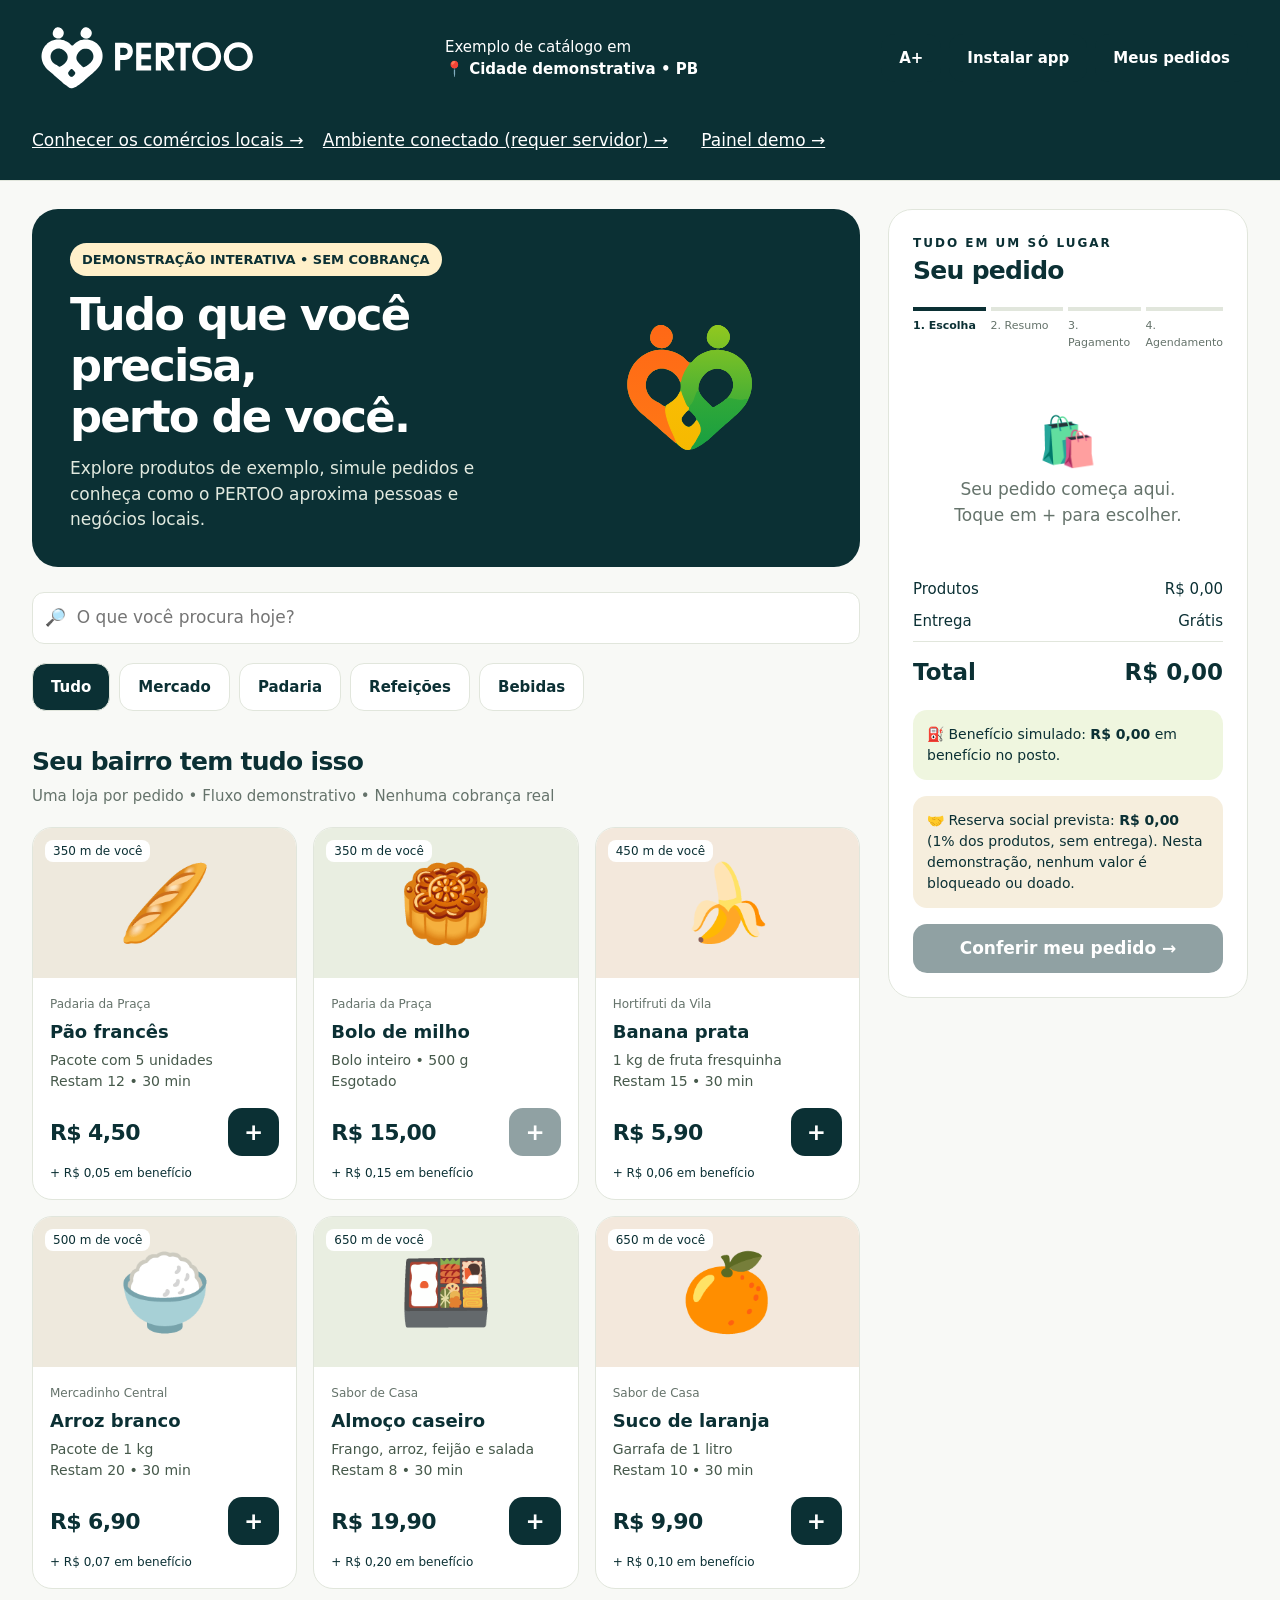
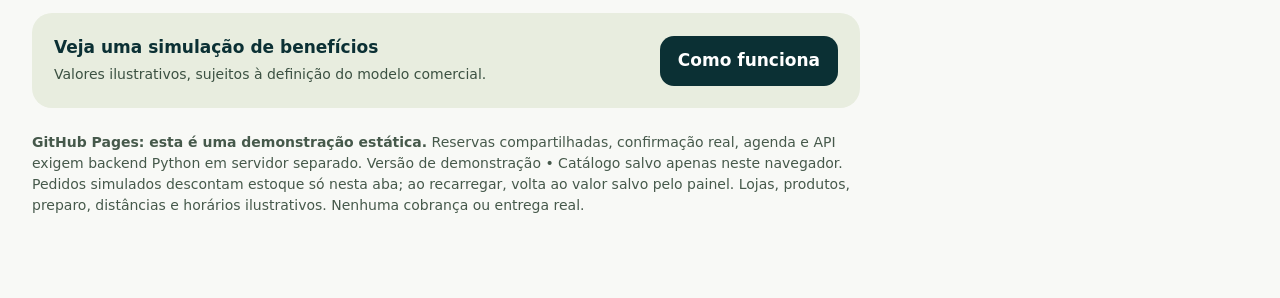
<file: index.html>
<!doctype html><html lang="pt-BR"><head><meta charset="utf-8"><meta name="viewport" content="width=device-width, initial-scale=1"><link rel="manifest" href="manifest.webmanifest"><title>PERTOO • Sua cidade, na sua mão</title><style>
:root{--green:#164e40;--lime:#def39a;--ink:#20372e;--muted:#65736b;--bg:#f5f6f0;--line:#e1e6dc}*{box-sizing:border-box}body{margin:0;background:var(--bg);color:var(--ink);font:17px/1.5 system-ui,sans-serif}button,input,select{font:inherit}button{cursor:pointer;min-height:48px;border:0;border-radius:14px;padding:12px 18px;background:white;color:var(--ink);font-weight:650}button:hover{filter:brightness(.96)}button:focus-visible,input:focus-visible,select:focus-visible{outline:3px solid #a4c840;outline-offset:3px}button:disabled{opacity:.45;cursor:not-allowed}input,select{width:100%;min-height:52px;padding:12px;border:1px solid var(--line);border-radius:12px;background:#fff;color:var(--ink)}header{background:#fff;border-bottom:1px solid var(--line);position:sticky;top:0;z-index:5}.top{max-width:1380px;margin:auto;display:flex;align-items:center;justify-content:space-between;padding:18px 32px;gap:20px}.brand{font-weight:850;font-size:34px;letter-spacing:-2px;display:flex;align-items:center;gap:9px}.mark{background:var(--green);color:var(--lime);border-radius:13px;width:43px;height:43px;text-align:center;font-size:28px;letter-spacing:0}.location{font-size:15px;color:var(--muted)}.location strong{display:block;color:var(--ink)}.tools{display:flex;gap:8px}.tools button{background:var(--bg);font-size:15px}.layout{max-width:1380px;margin:28px auto;display:grid;grid-template-columns:minmax(0,1fr) 360px;gap:28px;padding:0 32px 40px}.hero{background:var(--green);color:white;border-radius:26px;padding:34px 38px;position:relative;overflow:hidden;display:flex;align-items:center;gap:20px}.hero h1{font-size:clamp(30px,3.5vw,49px);letter-spacing:-1.8px;line-height:1.13;max-width:510px;margin:14px 0}.hero p{max-width:450px;color:#e1e9df;margin:0}.eyebrow{font-size:12px;text-transform:uppercase;letter-spacing:2px;font-weight:750}.hero-art{font-size:100px;transform:rotate(-8deg);background:#ffffff12;border-radius:50%;width:180px;height:180px;display:grid;place-items:center;flex-shrink:0}.pill{display:inline-block;background:var(--lime);color:var(--green);border-radius:30px;padding:7px 12px;font-size:13px;font-weight:750}.search{margin:25px 0 16px}.categories{display:flex;gap:9px;overflow:auto;padding:3px 0 10px}.categories button{white-space:nowrap;border:1px solid var(--line);font-size:15px}.categories .active{background:var(--green);color:#fff}h2{font-size:25px;letter-spacing:-.7px;margin:22px 0 4px}.sub{color:var(--muted);font-size:15px;margin:0 0 20px}.products{display:grid;grid-template-columns:repeat(3,minmax(0,1fr));gap:16px}.card{background:#fff;border:1px solid var(--line);border-radius:20px;overflow:hidden}.photo{height:150px;display:grid;place-items:center;background:#eee9dd;font-size:75px;position:relative}.photo small{position:absolute;top:12px;left:12px;background:#fff;padding:4px 8px;border-radius:8px;font:12px system-ui;color:var(--green)}.card:nth-child(3n+2) .photo{background:#e9eee1}.card:nth-child(3n) .photo{background:#f3e8dc}.info{padding:17px}.store{font-size:12px;color:var(--muted)}.info h3{font-size:18px;margin:5px 0}.meta{font-size:13px;color:var(--muted)}.price-row{display:flex;align-items:center;justify-content:space-between;margin-top:16px;gap:8px}.price{font-size:22px;font-weight:750;letter-spacing:-.6px}.add{background:var(--green);color:white;min-width:48px;font-size:23px;padding:6px 16px}.reward{font-size:12px;color:var(--green);margin-top:8px}.panel{position:sticky;top:110px;align-self:start;background:#fff;border:1px solid var(--line);border-radius:24px;padding:24px}.panel h2{margin:0}.steps{display:flex;gap:5px;margin:18px 0 24px}.step{flex:1;border-top:4px solid var(--line);padding-top:7px;font-size:11px;color:var(--muted)}.step.on{border-color:var(--green);color:var(--green);font-weight:bold}.empty{padding:30px 0;color:var(--muted);text-align:center}.empty span{font-size:48px;display:block}.lineitem{padding:13px 0;border-bottom:1px solid var(--line)}.lineitem strong{font-size:15px}.quantity{display:flex;align-items:center;gap:12px;margin-top:8px}.quantity button{background:var(--bg);padding:0;width:48px}.quantity .sum{margin-left:auto;font-weight:bold;font-size:15px}.totals{margin:20px 0}.totals div{display:flex;justify-content:space-between;margin:9px 0;font-size:15px}.totals .total{font-size:23px;font-weight:bold;border-top:1px solid var(--line);padding-top:13px}.primary{background:var(--green);color:white;width:100%}.secondary{background:var(--bg);width:100%;margin-top:8px}.benefit{background:#eff6df;border-radius:14px;padding:14px;font-size:14px;margin:16px 0}.note{font-size:12px;color:var(--muted);margin-top:12px}.badge{font-size:12px;color:var(--muted);background:var(--bg);border-radius:8px;padding:7px 10px}.field{display:block;margin:16px 0;font-size:14px;font-weight:650}.field input,.field select{margin-top:7px}.choice{display:flex;gap:8px;margin:15px 0}.choice button{flex:1;background:var(--bg);border:2px solid transparent}.choice .selected{border-color:var(--green);background:#edf4e9}.success{font-size:52px;text-align:center;color:var(--green)}.hidden{display:none!important}.toast{position:fixed;bottom:25px;left:50%;transform:translateX(-50%);background:var(--green);color:white;padding:13px 24px;border-radius:16px;z-index:20;box-shadow:0 10px 40px #0002;max-width:95%}dialog{border:0;border-radius:24px;padding:30px;max-width:470px;width:92%;color:var(--ink)}dialog::backdrop{background:#173e3266}dialog h2{margin-top:0}.mobilecart{display:none}.banner{margin-top:24px;padding:22px;background:#e8eddf;border-radius:20px;display:flex;justify-content:space-between;align-items:center;gap:10px}.banner strong{display:block}.banner span{font-size:14px;color:var(--muted)}.demo{font-size:12px;color:var(--muted);margin-top:24px}body.large{font-size:20px}body.large .store,body.large .meta,body.large .sub{font-size:17px} @media(max-width:1100px){.products{grid-template-columns:repeat(2,1fr)}.hero-art{display:none}.layout{grid-template-columns:minmax(0,1fr) 340px;padding:0 20px}}@media(max-width:760px){.top{padding:12px 16px;flex-wrap:wrap;gap:8px}.brand{font-size:29px}.tools{margin-left:auto}.location{width:100%;order:3;font-size:13px}.location strong{display:inline;margin-left:5px}.layout{display:block;padding:0 16px 100px;margin-top:18px}.hero{padding:26px}.hero h1{font-size:36px}.products{gap:10px}.info{padding:13px}.photo{height:125px;font-size:62px}.price{font-size:20px}.info h3{font-size:16px}.panel{position:relative;top:0;margin-top:26px}.mobilecart{display:block;position:fixed;bottom:14px;left:16px;right:16px;z-index:8;width:calc(100% - 32px);box-shadow:0 5px 25px #0002}.banner{padding:17px}.tools button{padding:9px;font-size:13px}.toast{bottom:80px}}

.meta{color:#46594b;font-size:14px}.banner span{color:#3c5142}.banner button{background:#164e40;color:#fff}.demo,.note{color:#46594b;font-size:14px}body.large .meta,body.large .note,body.large .demo,body.large .banner span{font-size:18px}body.large .products{grid-template-columns:repeat(2,minmax(0,1fr))}@media(max-width:480px){body.large .products{grid-template-columns:1fr}body.large .banner{flex-direction:column;align-items:stretch}}
</style><meta name="theme-color" content="#0B3034"><link rel="icon" href="branding/pertoo/icones/favicon.ico" sizes="any"><link rel="icon" href="branding/pertoo/simbolo/simbolo-pertoo.svg" type="image/svg+xml"><link rel="apple-touch-icon" href="branding/pertoo/icones/icon-180.png"><link rel="stylesheet" href="pertoo.css"></head><body><header><div class="top"><div class="brand"><img src="branding/pertoo/logo/pertoo-branco.svg" alt="PERTOO"></div><div class="location">Exemplo de catálogo em<strong>📍 Cidade demonstrativa • PB</strong></div><div class="tools"><button id="font" aria-label="Aumentar tamanho dos textos">A+</button><button id="install">Instalar app</button><button id="orders">Meus pedidos</button></div></div><div style="max-width:1380px;margin:auto;padding:0 32px 14px"><a href="locais.html" style="color:#164e40;display:inline-block;padding:12px 0">Conhecer os comércios locais →</a> <a href="inicio.html" style="color:#fff;display:inline-block;padding:12px 14px">Ambiente conectado (requer servidor) →</a> <a href="painel.html" style="color:#fff;display:inline-block;padding:12px 14px">Painel demo →</a></div></header><main class="layout"><section><div class="hero"><div><span class="pill">DEMONSTRAÇÃO INTERATIVA • SEM COBRANÇA</span><h1>Tudo que você precisa,<br>perto de você.</h1><p>Explore produtos de exemplo, simule pedidos e conheça como o PERTOO aproxima pessoas e negócios locais.</p></div><div class="hero-art" aria-hidden="true"><img src="branding/pertoo/simbolo/simbolo-pertoo.svg" alt=""></div></div><div class="search"><input id="search" aria-label="Buscar produtos ou lojas" placeholder="🔎  O que você procura hoje?"></div><nav class="categories" aria-label="Categorias" id="categories"></nav><h2>Seu bairro tem tudo isso</h2><p class="sub">Uma loja por pedido • Fluxo demonstrativo • Nenhuma cobrança real</p><div class="products" id="products"></div><div class="banner"><div><strong>Veja uma simulação de benefícios</strong><span>Valores ilustrativos, sujeitos à definição do modelo comercial.</span></div><button id="rewardhelp">Como funciona</button></div><p class="demo"><strong>GitHub Pages: esta é uma demonstração estática.</strong> Reservas compartilhadas, confirmação real, agenda e API exigem backend Python em servidor separado. Versão de demonstração • Catálogo salvo apenas neste navegador. Pedidos simulados descontam estoque só nesta aba; ao recarregar, volta ao valor salvo pelo painel. Lojas, produtos, preparo, distâncias e horários ilustrativos. Nenhuma cobrança ou entrega real.</p></section><aside class="panel" id="checkout" aria-label="Seu pedido"><div id="panel"></div></aside></main><button class="primary mobilecart" id="mobilecart">Ver meu pedido</button><dialog id="modal"><div id="modalcontent"></div><button class="secondary" id="closemodal">Entendi, fechar</button></dialog><div class="toast hidden" id="toast" role="status"></div><script src="catalogo.js"></script><script>
let consumoSessao={},catalog=[],catalogError='';try{catalog=CatalogoDemo.vitrine(CatalogoDemo.ler())}catch(e){catalogError='Não foi possível ler o catálogo salvo. Abra o painel para verificar.'}let cart={},step=0,category='Tudo',mode='delivery',method='Pix',address='',customer='',phone='',paid=false,scheduled=false,order=null,installPrompt,aprovacao=null,aviso='',remember=false,numero='',complemento='',localizacao=null,visitorId=null,localizacaoVersao=0;
try{visitorId=localStorage.getItem('perto-visitante-demo');if(!visitorId){visitorId=crypto.randomUUID();localStorage.setItem('perto-visitante-demo',visitorId)}const saved=JSON.parse(localStorage.getItem('perto-dados-visitante-demo')||'null');if(saved&&typeof saved==='object'){customer=typeof saved.customer==='string'?saved.customer:'';phone=typeof saved.phone==='string'?saved.phone:'';address=typeof saved.address==='string'?saved.address:'';numero=typeof saved.numero==='string'?saved.numero:'';complemento=typeof saved.complemento==='string'?saved.complemento:'';remember=true}}catch{visitorId=visitorId||crypto.randomUUID()}
const money=n=>n.toLocaleString('pt-BR',{style:'currency',currency:'BRL'});const $=id=>document.getElementById(id);const escapeHTML=s=>String(s).replace(/[&<>"']/g,c=>({'&':'&amp;','<':'&lt;','>':'&gt;','"':'&quot;',"'":'&#39;'}[c]));function showModal(html){$('modalcontent').innerHTML=html;$('modal').showModal()}function toast(msg){$('toast').textContent=msg;$('toast').classList.remove('hidden');setTimeout(()=>$('toast').classList.add('hidden'),2800)}function totals(){const cents=catalog.reduce((s,p)=>s+p.priceCents*(cart[p.id]||0),0);const delivery=mode==='delivery'&&cents?5:0;return{subtotal:cents/100,delivery,total:cents/100+delivery,benefit:Math.round(cents/100)/100,reserve:Math.round(cents/100)/100}}function drawProducts(){const q=$('search').value.toLocaleLowerCase('pt-BR');$('products').innerHTML=catalog.filter(p=>p.active&&(category==='Tudo'||p.cat===category)&&(p.name+' '+p.store).toLocaleLowerCase('pt-BR').includes(q)).sort((a,b)=>a.distance-b.distance).map(p=>`<article class="card"><div class="photo"><small>${p.distance} m de você</small><span aria-hidden="true">${escapeHTML(p.icon)}</span></div><div class="info"><div class="store">${escapeHTML(p.store)}</div><h3>${escapeHTML(p.name)}</h3><div class="meta">${escapeHTML(p.unit)}</div><div class="meta">${p.stock?`Restam ${p.stock} • ${escapeHTML(p.prep.replace('Pronto em ',''))}`:'Esgotado'}</div><div class="price-row"><span class="price">${money(p.price)}</span><button class="add" data-add="${p.id}" ${!p.stock||(cart[p.id]||0)>=p.stock?'disabled':''} aria-label="Adicionar ${escapeHTML(p.name)}">+</button></div><div class="reward">+ ${money(Math.round(p.price)/100)} em benefício</div></div></article>`).join('')||'<p>Nenhum produto encontrado. Tente outro nome.</p>';document.querySelectorAll('[data-add]').forEach(b=>b.onclick=()=>{if(scheduled){toast('Pedido confirmado. Inicie outro pedido.');return}const product=catalog.find(p=>p.id===b.dataset.add);const selected=catalog.find(p=>cart[p.id]>0);if(selected&&selected.storeId!==product.storeId){toast('Finalize este pedido antes de comprar em outra loja.');return}if((cart[product.id]||0)>=product.stock){toast('Quantidade máxima disponível atingida');return}cart[b.dataset.add]=(cart[b.dataset.add]||0)+1;if(!invalidarPagamento('item adicionado'))step=0;render();drawProducts();toast('Produto adicionado ao pedido')})}function summary(){let t=totals();return `${aviso?`<div class="benefit" role="status">${escapeHTML(aviso)}</div>`:''}<div class="totals"><div><span>Produtos</span><span>${money(t.subtotal)}</span></div><div><span>${mode==='delivery'?'Entrega':'Retirada'}</span><span>${t.delivery?money(t.delivery):'Grátis'}</span></div><div class="total"><span>Total</span><span>${money(t.total)}</span></div></div><div class="benefit">⛽ Benefício simulado: <strong>${money(t.benefit)}</strong> em benefício no posto.</div><div class="benefit" style="background:#f6eedd">🤝 Reserva social prevista: <strong>${money(t.reserve)}</strong> (1% dos produtos, sem entrega). Nesta demonstração, nenhum valor é bloqueado ou doado.</div>`}function render(){let t=totals();$('mobilecart').textContent=paid?'Continuar meu pedido':`Ver meu pedido • ${money(t.total)}`;let html=`<div class="eyebrow">TUDO EM UM SÓ LUGAR</div><h2>Seu pedido</h2><div class="steps">${['Escolha','Resumo','Pagamento','Agendamento'].map((x,i)=>`<div class="step ${step>=i?'on':''}">${i+1}. ${x}</div>`).join('')}</div>`;if(step===0){html+=Object.keys(cart).length?catalog.filter(p=>cart[p.id]).map(p=>`<div class="lineitem"><strong>${escapeHTML(p.name)}</strong><div class="store">${escapeHTML(p.store)}</div><div class="quantity"><button data-change="${p.id}" data-delta="-1" aria-label="Remover uma unidade de ${escapeHTML(p.name)}">−</button><span>${cart[p.id]}</span><button data-change="${p.id}" data-delta="1" ${cart[p.id]>=p.stock?'disabled':''} aria-label="Adicionar uma unidade de ${escapeHTML(p.name)}">+</button><span class="sum">${money(p.price*cart[p.id])}</span></div></div>`).join(''):'<div class="empty"><span>🛍️</span>Seu pedido começa aqui.<br>Toque em + para escolher.</div>';html+=summary()+`<button class="primary" id="next" ${t.subtotal?'':'disabled'}>Conferir meu pedido →</button>`}if(step===1){html+=`<p class="sub">Compre como visitante, sem criar conta. Informe seus dados para este pedido.</p><div>${catalog.filter(p=>cart[p.id]).map(p=>`<p>${escapeHTML(p.name)} × ${cart[p.id]} — ${money(p.price*cart[p.id])}</p>`).join('')||'Pedido sem produtos. Volte à escolha.'}</div><div class="choice"><button id="delivery" class="${mode==='delivery'?'selected':''}">Entrega</button><button id="pickup" class="${mode==='pickup'?'selected':''}">Retirada</button></div><form id="details"><label class="field">Seu nome<input required id="customer" autocomplete="name" value="${escapeHTML(customer)}" placeholder="Como podemos chamar você?"></label><label class="field">Seu celular<input required id="phone" type="tel" autocomplete="tel" minlength="10" value="${escapeHTML(phone)}" placeholder="DDD + número"></label>${mode==='delivery'?`<label class="field">Endereço de entrega<input id="address" required autocomplete="street-address" value="${escapeHTML(address)}" placeholder="Rua e bairro"></label><label class="field">Número<input id="numero" required value="${escapeHTML(numero)}" placeholder="Número ou S/N"></label><label class="field">Complemento (opcional)<input id="complemento" value="${escapeHTML(complemento)}" placeholder="Casa, apartamento ou referência"></label><button type="button" class="secondary" id="locate">Usar minha localização</button><p class="note" id="locationstatus">${localizacao?'Localização obtida. Confira rua, bairro, número e complemento.':'Opcional. Você também pode preencher o endereço manualmente.'}</p>`:'<div class="benefit">Retirada demonstrativa na Central PERTOO, junto ao posto parceiro.</div>'}<label class="field" style="display:flex;gap:10px;align-items:center"><input id="remember" type="checkbox" style="width:24px;min-height:24px;margin:0" ${remember?'checked':''}>Lembrar meus dados neste aparelho</label><p class="note">Opcional. Desmarque para apagar os dados lembrados. Os pedidos de teste continuam no histórico deste navegador.</p>${summary()}<p class="note">Horários demonstrativos hoje e amanhã, com opções entre 9h e 16h, sujeitos à confirmação. Você escolhe após o pagamento simulado.</p><button class="primary" type="submit" ${t.subtotal?'':'disabled'}>Continuar para pagamento →</button></form><button class="secondary" id="back">Voltar à escolha</button>`}if(step===2){html+=`<p class="sub">Escolha como pagar.</p><div class="choice"><button id="pix" class="${method==='Pix'?'selected':''}">Pix</button><button id="card" class="${method==='Cartão'?'selected':''}">Cartão</button></div>${summary()}<div class="benefit"><strong>Pagamento de demonstração</strong><br>Nenhuma cobrança real é feita. Não informe dados bancários. As condições reais de cancelamento e estorno serão informadas antes da cobrança.</div><button class="primary" id="pay">Simular pagamento de ${money(t.total)}</button><button class="secondary" id="back">Voltar ao resumo</button>`}if(step===3&&!scheduled){const dates=availableDays();html+=`<div class="success">✓</div><h2 style="text-align:center">Pagamento simulado aprovado</h2><p class="sub">Agora escolha quando quer ${mode==='delivery'?'receber':'retirar'}.</p><form id="schedule"><label class="field">Dia<select id="day">${dates.map(d=>`<option value="${d.value}">${d.label}</option>`).join('')}</select></label><label class="field">Horário<select id="time"></select></label><button class="primary">Confirmar agendamento →</button></form><p class="note">Pedido de teste. Nenhuma loja será acionada.</p>`}if(scheduled){html+=`<div class="success">✓</div><h2 style="text-align:center">Tudo certo, ${escapeHTML(customer.split(' ')[0])}!</h2><div class="benefit"><strong>Pedido ${order.id}</strong><br>${mode==='delivery'?'Entrega':'Retirada'}: ${escapeHTML(order.date)} às ${order.time}<br>${mode==='delivery'?escapeHTML(order.address+' • '+order.numero+(order.complemento?' • '+order.complemento:'')):'Central PERTOO • posto parceiro'}</div><p>Seu benefício: <strong>${money(order.benefit)}</strong><br>Reserva social prevista: <strong>${money(order.reserve)}</strong></p><p class="sub">Demonstração concluída. Este pedido fica salvo neste navegador.</p><button class="primary" id="new">Fazer outro pedido</button>`}$('panel').innerHTML=html;document.querySelectorAll('[data-change]').forEach(b=>b.onclick=()=>{if(scheduled)return;const product=catalog.find(p=>p.id===b.dataset.change);if(Number(b.dataset.delta)>0&&cart[product.id]>=product.stock){toast('Quantidade máxima disponível atingida');return}cart[b.dataset.change]+=Number(b.dataset.delta);if(cart[b.dataset.change]<=0)delete cart[b.dataset.change];invalidarPagamento('quantidade alterada');render();drawProducts()});if($('next'))$('next').onclick=()=>{if(!validateAvailability())return;step=1;render();focusPanel()};if($('back'))$('back').onclick=()=>{step--;render()};['delivery','pickup'].forEach(x=>{if($(x))$(x).onclick=()=>{if(scheduled)return;saveFields();if(mode!==x){mode=x;invalidarPagamento('entrega ou retirada alterada')}render()}});['address','numero'].forEach(id=>{if($(id))$(id).oninput=()=>invalidarLocalizacao()});if($('locate'))$('locate').onclick=usarLocalizacao;if($('remember'))$('remember').onchange=()=>{remember=$('remember').checked;if(!remember){try{localStorage.removeItem('perto-dados-visitante-demo')}catch{toast('Não foi possível apagar os dados lembrados.')}}};if($('details'))$('details').onsubmit=e=>{e.preventDefault();saveFields();if(phone.replace(/\D/g,'').length<10){toast('Informe o celular com DDD.');return}salvarPreferencia();if(!validateAvailability())return;aviso='';step=2;render();focusPanel()};['pix','card'].forEach(x=>{if($(x))$(x).onclick=()=>{method=x==='pix'?'Pix':'Cartão';render()}});if($('pay'))$('pay').onclick=()=>{if(!validateAvailability())return;aviso='';paid=true;aprovacao=assinaturaPedido();step=3;render();focusPanel()};if($('schedule')){const fill=()=>{const dias=availableDays();const escolhido=$('day').value;$('day').innerHTML=dias.map(d=>`<option value="${d.value}">${d.label}</option>`).join('');if(dias.some(d=>d.value===escolhido))$('day').value=escolhido;$('time').innerHTML=horariosValidos($('day').value).map(x=>`<option>${x}</option>`).join('');$('schedule').querySelector('button').disabled=!$('time').value};fill();$('day').onchange=fill;$('schedule').onsubmit=e=>{e.preventDefault();if(scheduled)return;if(!validateAvailability())return;if(!paid||aprovacao!==assinaturaPedido()){invalidarPagamento('pedido alterado');render();return}if(!horariosValidos($('day').value).includes($('time').value)){fill();toast('Esse horário venceu. Escolha uma opção atualizada.');return}if(!confirmarPedido($('day').value,$('time').value))return;render();drawProducts();focusPanel()}}
if($('new'))$('new').onclick=()=>{cart={};paid=false;aprovacao=null;aviso='';scheduled=false;localizacao=null;localizacaoVersao++;step=0;render();drawProducts();window.scrollTo({top:0,behavior:'smooth'})}}function assinaturaPedido(){return JSON.stringify({mode,address:mode==='delivery'?address:'',numero:mode==='delivery'?numero:'',complemento:mode==='delivery'?complemento:'',items:catalog.filter(p=>cart[p.id]>0).map(p=>({id:p.id,storeId:p.storeId,qty:cart[p.id],price:p.priceCents})),total:totals().total})}
function invalidarPagamento(motivo){if(scheduled)return false;const estavaPago=paid;paid=false;aprovacao=null;aviso='Confira o pedido: '+motivo+'.';if(estavaPago)step=1;return estavaPago}
function validateAvailability(){
 if(scheduled)return false;
 let atual;try{atual=CatalogoDemo.vitrine(CatalogoDemo.ler(),consumoSessao)}catch(e){invalidarPagamento('catálogo indisponível');step=1;render();toast('Abra o painel para verificar os dados salvos.');return false}
 const motivos=[];let storeId=null;
 for(const id of Object.keys(cart)){
  const antigo=catalog.find(p=>p.id===id),novo=atual.find(p=>p.id===id);
  if(!novo||!novo.active){delete cart[id];motivos.push('item indisponível removido');continue}
  if(!Number.isInteger(cart[id])||cart[id]<=0){delete cart[id];motivos.push('quantidade inválida removida');continue}
  if(cart[id]>novo.stock){cart[id]=novo.stock;if(!cart[id])delete cart[id];motivos.push('quantidade ajustada ao estoque')}
  if(!antigo||antigo.priceCents!==novo.priceCents)motivos.push('preço atualizado');
  if(antigo&&antigo.storeId!==novo.storeId)motivos.push('loja do produto alterada');
  if(cart[id]){if(storeId&&storeId!==novo.storeId){delete cart[id];motivos.push('item de outra loja removido')}else storeId=novo.storeId}
 }
 catalog=atual;drawProducts();
 if(paid&&aprovacao!==assinaturaPedido())motivos.push('pedido alterado após aprovação');
 if(!Object.keys(cart).length)motivos.push('pedido sem produtos');
 if(motivos.length){invalidarPagamento([...new Set(motivos)].join('; '));step=1;render();focusPanel();return false}
 if(!availableDays().length){toast('Nenhum horário disponível.');return false}return true;
}
function horariosValidos(dia,agora=new Date()){
 const hoje=new Date(agora.getFullYear(),agora.getMonth(),agora.getDate());
 const amanha=new Date(hoje);amanha.setDate(amanha.getDate()+1);
 const chave=d=>d.getFullYear()+'-'+String(d.getMonth()+1).padStart(2,'0')+'-'+String(d.getDate()).padStart(2,'0');
 if(dia!==chave(hoje)&&dia!==chave(amanha))return [];
 return ['09:00','11:00','14:00','16:00'].filter(h=>new Date(dia+'T'+h+':00')>agora);
}
function confirmarPedido(dia,horario){
 if(scheduled||!paid)return false;
 if(!horariosValidos(dia).includes(horario)){toast('Esse horário venceu. Escolha outro horário.');return false}
 const t=totals();const items=catalog.filter(p=>cart[p.id]>0).map(p=>({productId:p.id,storeId:p.storeId,name:p.name,store:p.store,quantity:cart[p.id],unitPriceCents:p.priceCents,subtotalCents:p.priceCents*cart[p.id]}));
 const novo={id:'PT-'+crypto.randomUUID(),date:new Date(dia+'T12:00:00').toLocaleDateString('pt-BR'),day:dia,time:horario,total:t.total,benefit:t.benefit,reserve:t.reserve,items,visitorId,customer,phone,mode,address:mode==='delivery'?address:'',numero:mode==='delivery'?numero:'',complemento:mode==='delivery'?complemento:'',location:mode==='delivery'&&localizacao?{...localizacao}:null,method,subtotalCents:Math.round(t.subtotal*100),deliveryCents:Math.round(t.delivery*100),totalCents:Math.round(t.total*100),benefitCents:Math.round(t.benefit*100),reserveCents:Math.round(t.reserve*100),status:'confirmado_simulado',createdAt:new Date().toISOString()};
 try{const orders=JSON.parse(localStorage.getItem('perto-orders')||'[]');if(!Array.isArray(orders))throw Error('Histórico inválido');orders.unshift(novo);localStorage.setItem('perto-orders',JSON.stringify(orders))}catch(e){toast('Não foi possível salvar o pedido. Nada foi confirmado. Tente novamente.');return false}
 catalog.forEach(p=>{consumoSessao[p.id]=(consumoSessao[p.id]||0)+(cart[p.id]||0);p.stock-=cart[p.id]||0});order=novo;scheduled=true;return true;
}
function availableDays(){const now=new Date();return [0,1].map(n=>{const d=new Date(now);d.setDate(d.getDate()+n);return {value:d.getFullYear()+'-'+String(d.getMonth()+1).padStart(2,'0')+'-'+String(d.getDate()).padStart(2,'0'),label:(n?'Amanhã':'Hoje')+' • '+d.toLocaleDateString('pt-BR')}}).filter((d,i)=>i||now.getHours()<16)}function saveFields(){const oldGeo=JSON.stringify([address,numero]);const old=JSON.stringify([address,numero,complemento]);if($('customer'))customer=$('customer').value.trim();if($('phone'))phone=$('phone').value.trim();if($('address'))address=$('address').value.trim();if($('numero'))numero=$('numero').value.trim();if($('complemento'))complemento=$('complemento').value.trim();if($('remember'))remember=$('remember').checked;if(JSON.stringify([address,numero])!==oldGeo)invalidarLocalizacao();if(JSON.stringify([address,numero,complemento])!==old)invalidarPagamento('endereço alterado')}
function salvarPreferencia(){try{if(remember)localStorage.setItem('perto-dados-visitante-demo',JSON.stringify({customer,phone,address,numero,complemento}));else localStorage.removeItem('perto-dados-visitante-demo');return true}catch{toast('Não foi possível atualizar os dados lembrados. O pedido pode continuar.');return false}}
function invalidarLocalizacao(){localizacao=null;localizacaoVersao++;if($('locationstatus'))$('locationstatus').textContent='Endereço alterado. Preencha manualmente ou solicite a localização novamente.'}
function usarLocalizacao(){
 const status=$('locationstatus');if(!status||scheduled)return;
 if(!navigator.geolocation){status.textContent='Localização indisponível. Preencha o endereço manualmente.';return}
 const versao=++localizacaoVersao;localizacao=null;
 const enderecoAtual=()=>JSON.stringify([$('address')?$('address').value:address,$('numero')?$('numero').value:numero]);
 const inicio=enderecoAtual();
 const vigente=()=>!scheduled&&versao===localizacaoVersao&&inicio===enderecoAtual();
 status.textContent='Aguardando sua autorização para obter a localização…';
 navigator.geolocation.getCurrentPosition(pos=>{if(!vigente())return;localizacao={latitude:pos.coords.latitude,longitude:pos.coords.longitude,accuracy:pos.coords.accuracy};if($('locationstatus'))$('locationstatus').textContent='Localização obtida. Ela não preenche o endereço: confirme rua, bairro, número e complemento.'},()=>{if(!vigente())return;localizacao=null;if($('locationstatus'))$('locationstatus').textContent='Não foi possível obter a localização. Preencha o endereço manualmente.'},{enableHighAccuracy:false,timeout:10000,maximumAge:0});
}
function focusPanel(){$('checkout').scrollIntoView({behavior:'smooth',block:'start'});$('checkout').setAttribute('tabindex','-1');$('checkout').focus({preventScroll:true})}$('categories').innerHTML=['Tudo','Mercado','Padaria','Refeições','Bebidas'].map(x=>`<button class="${x==='Tudo'?'active':''}">${x}</button>`).join('');$('categories').querySelectorAll('button').forEach(b=>b.onclick=()=>{category=b.textContent;$('categories').querySelectorAll('button').forEach(x=>x.classList.toggle('active',x===b));drawProducts()});$('search').oninput=drawProducts;$('font').onclick=()=>{document.body.classList.toggle('large');$('font').textContent=document.body.classList.contains('large')?'A−':'A+'};$('mobilecart').onclick=focusPanel;$('closemodal').onclick=()=>$('modal').close();$('rewardhelp').onclick=()=>showModal('<h2>Comprar perto vale mais</h2><p>Nesta demonstração, você ganha aproximadamente 1% do valor dos produtos em benefício para o posto parceiro.</p><p>O benefício aparece após a conclusão da compra. Conversão e condições reais serão definidas no lançamento.</p>');$('orders').onclick=()=>{let orders=[];try{orders=JSON.parse(localStorage.getItem('perto-orders')||'[]')}catch{}showModal('<h2>Meus pedidos de teste</h2>'+ (orders.length?orders.map(o=>`<div class="lineitem"><strong>${escapeHTML(o.id)}</strong><p>${escapeHTML(o.date)} • ${escapeHTML(o.time)}<br>${money(o.total)}</p>${(o.items||[]).map(i=>`<p>${escapeHTML(i.name)} × ${i.quantity} — ${money(i.subtotalCents/100)}</p>`).join('')}</div>`).join(''):'<p>Você ainda não concluiu um pedido. Escolha seus produtos para começar.</p>'))};window.addEventListener('beforeinstallprompt',e=>{e.preventDefault();installPrompt=e});$('install').onclick=async()=>{if(installPrompt){await installPrompt.prompt();installPrompt=null}else showModal('<h2>Tenha o PERTOO no celular</h2><p><strong>Android:</strong> abra no Chrome, toque no menu ⋮ e escolha “Instalar app” ou “Adicionar à tela inicial”.</p><p><strong>iPhone:</strong> abra no Safari, toque em Compartilhar e escolha “Adicionar à Tela de Início”.</p><p>Você também pode usar pelo navegador, sem instalar.</p>')};if('serviceWorker'in navigator)navigator.serviceWorker.register('sw.js').catch(()=>{});drawProducts();render();if(catalogError)toast(catalogError);
</script></body></html>
</file>
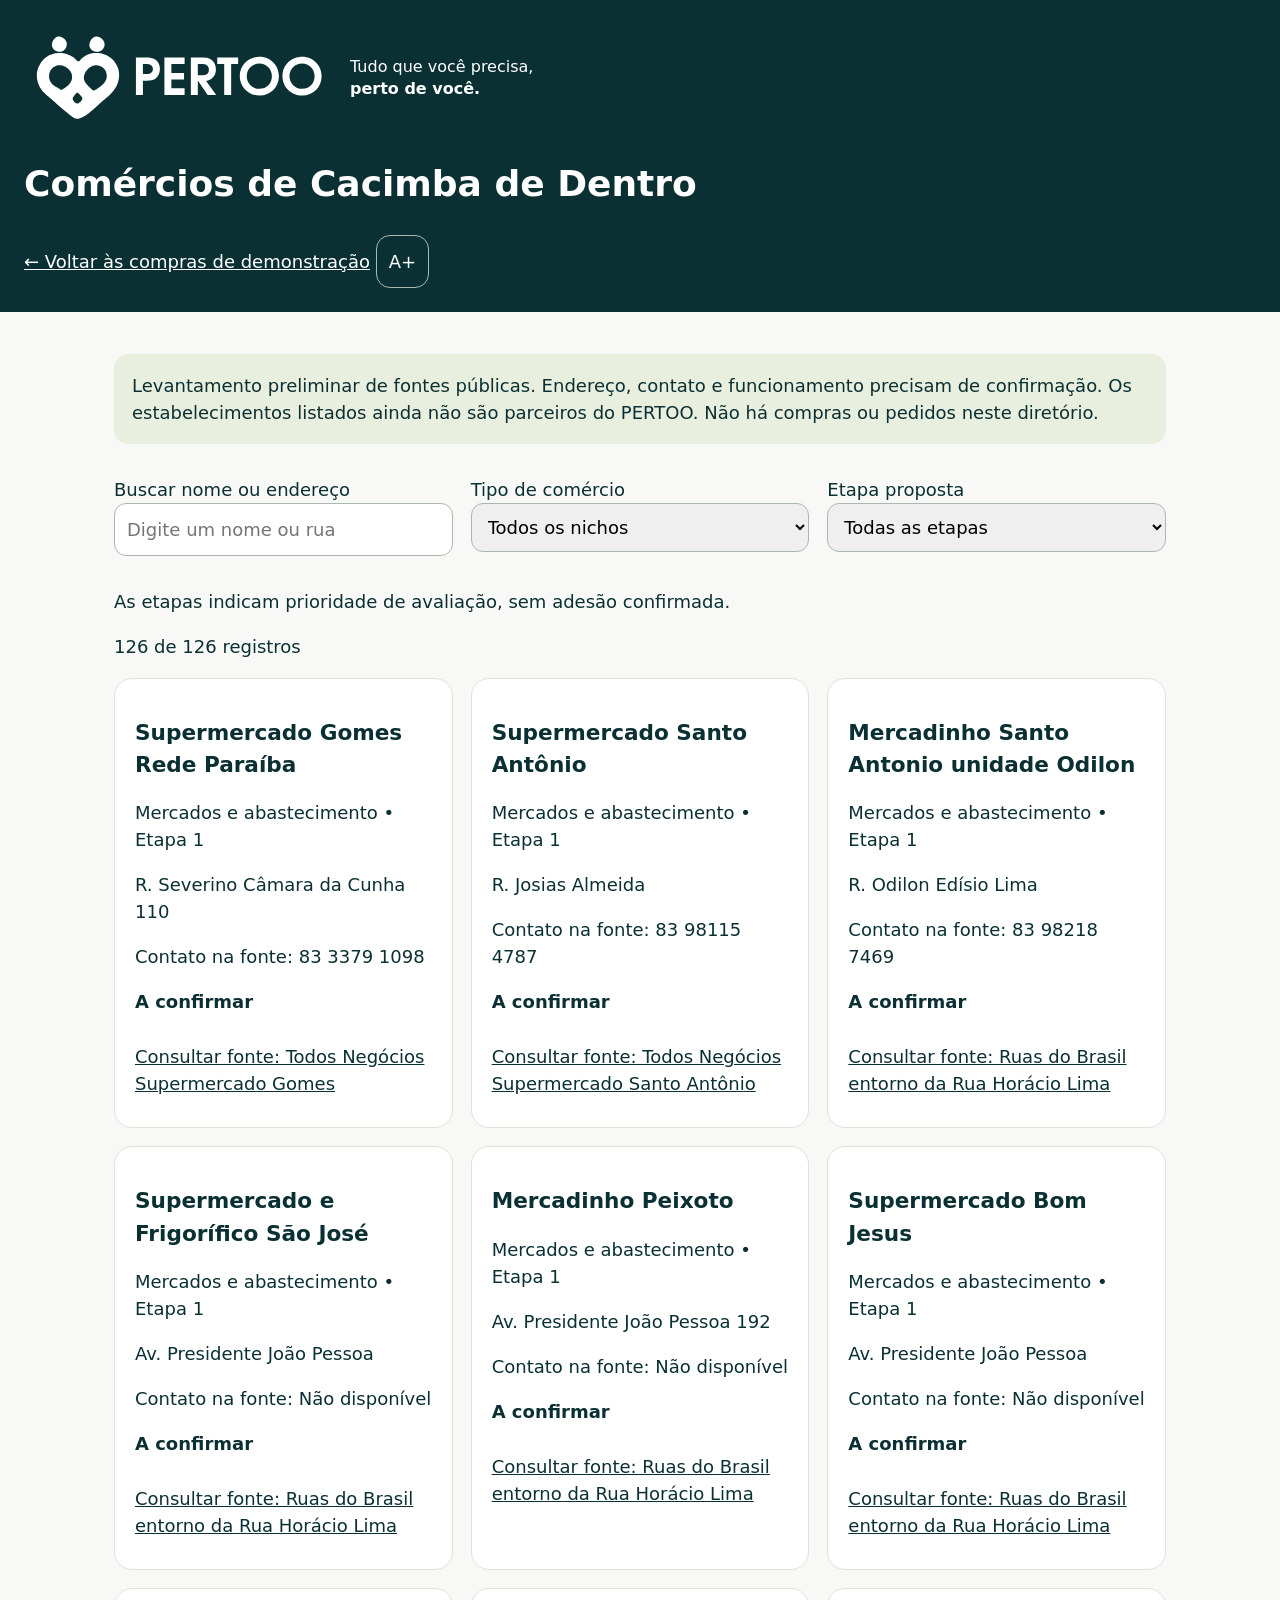
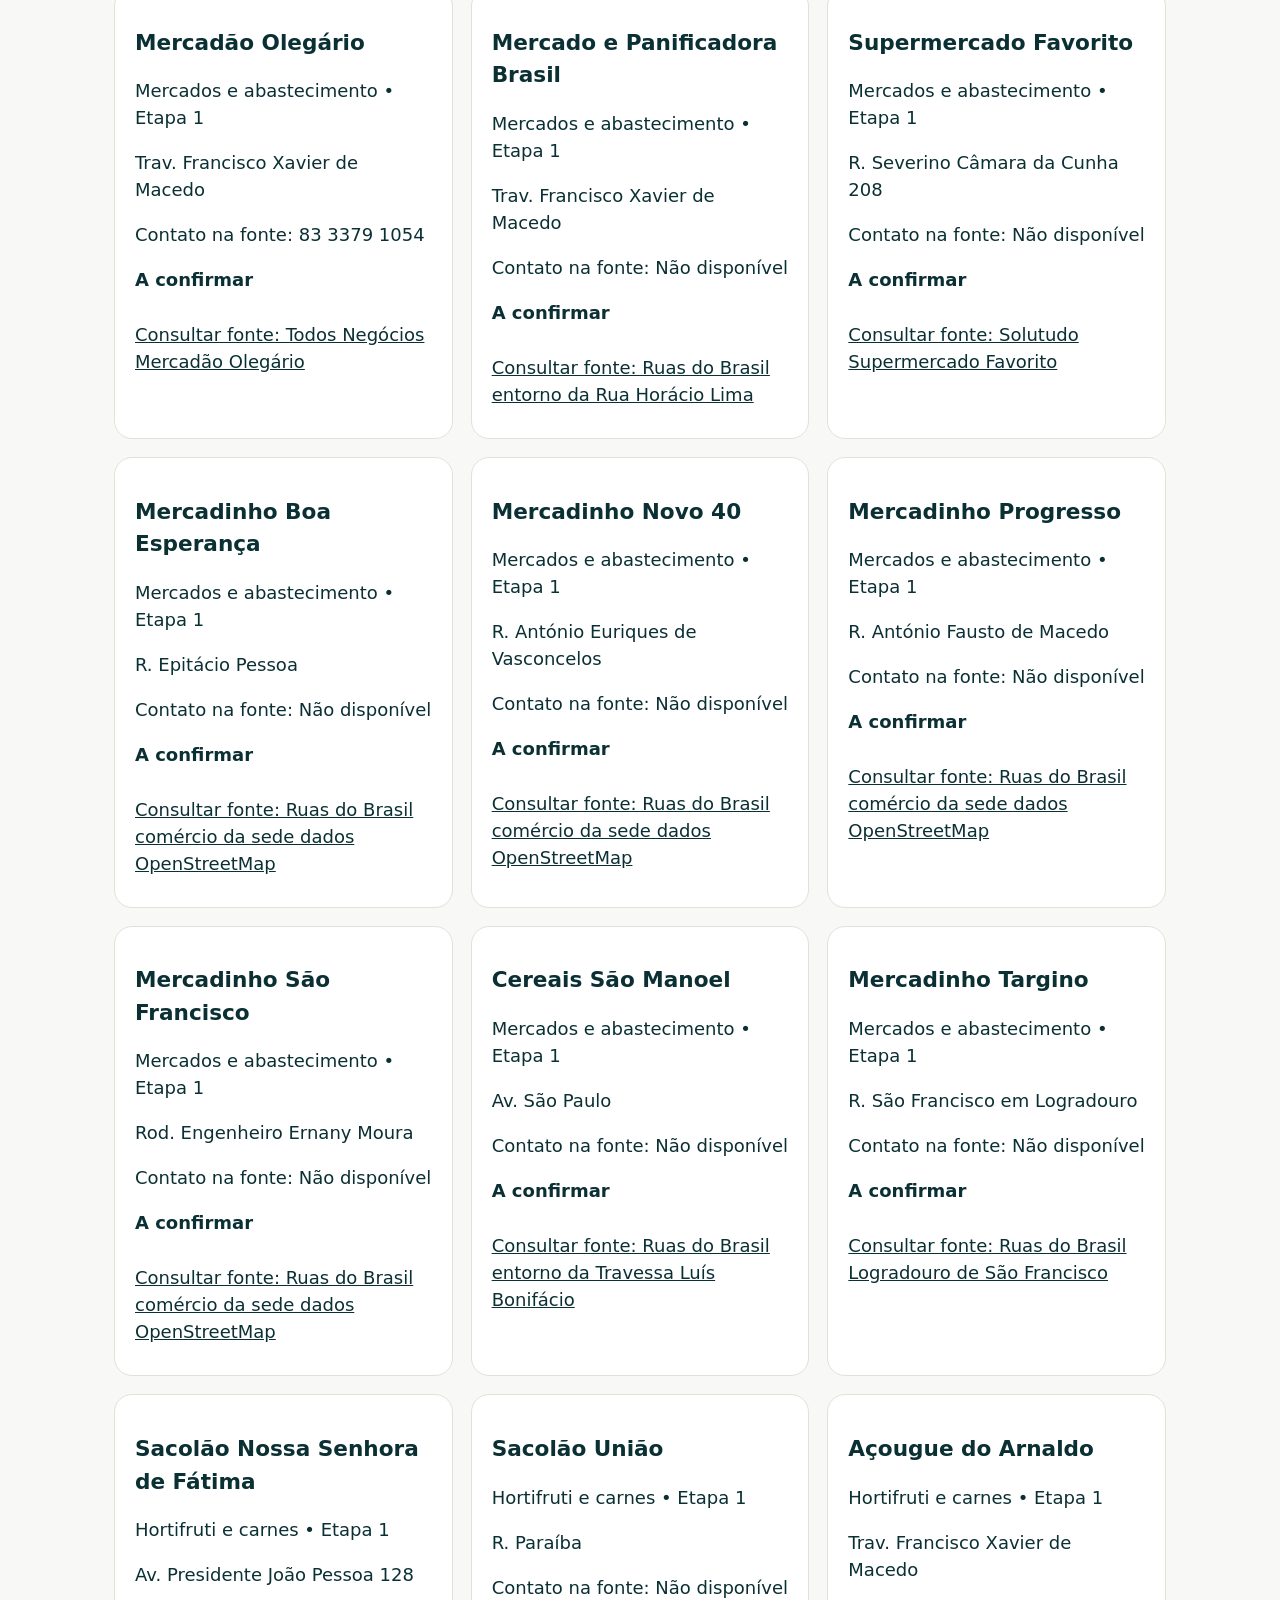
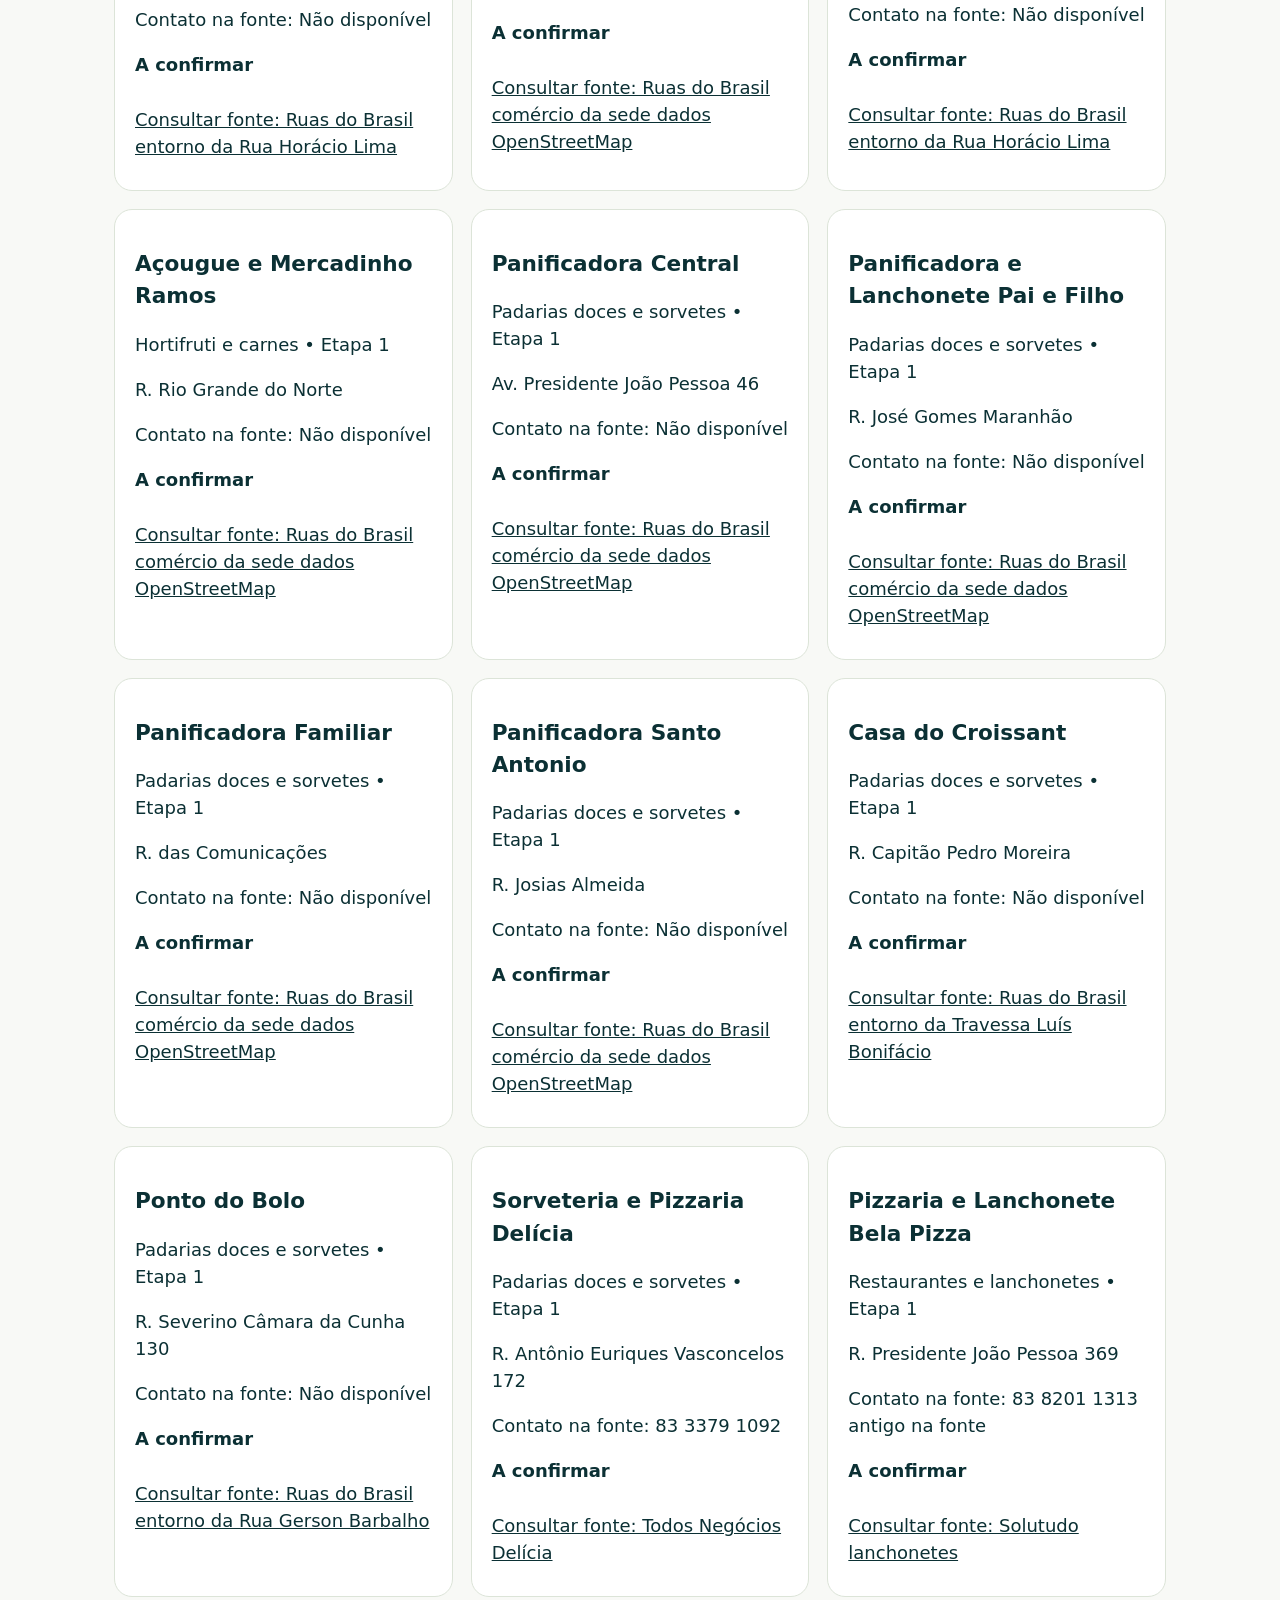
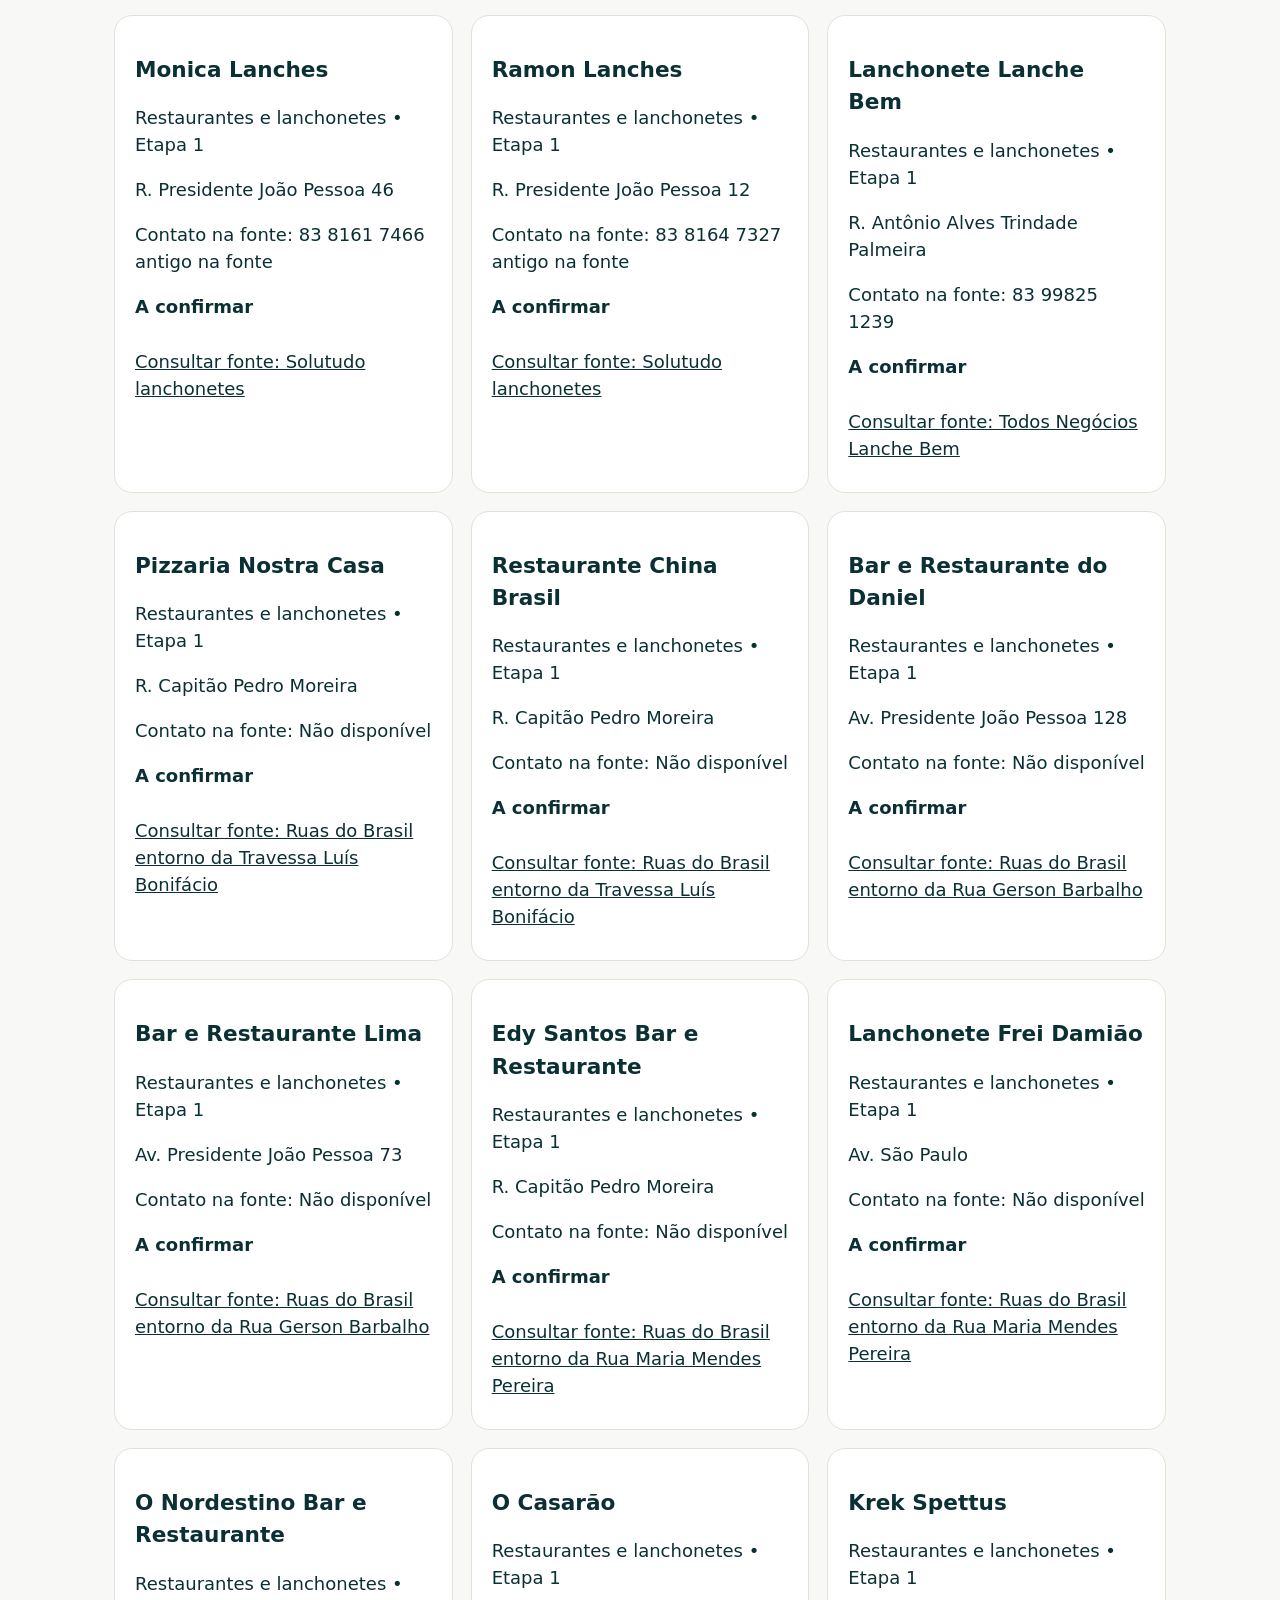
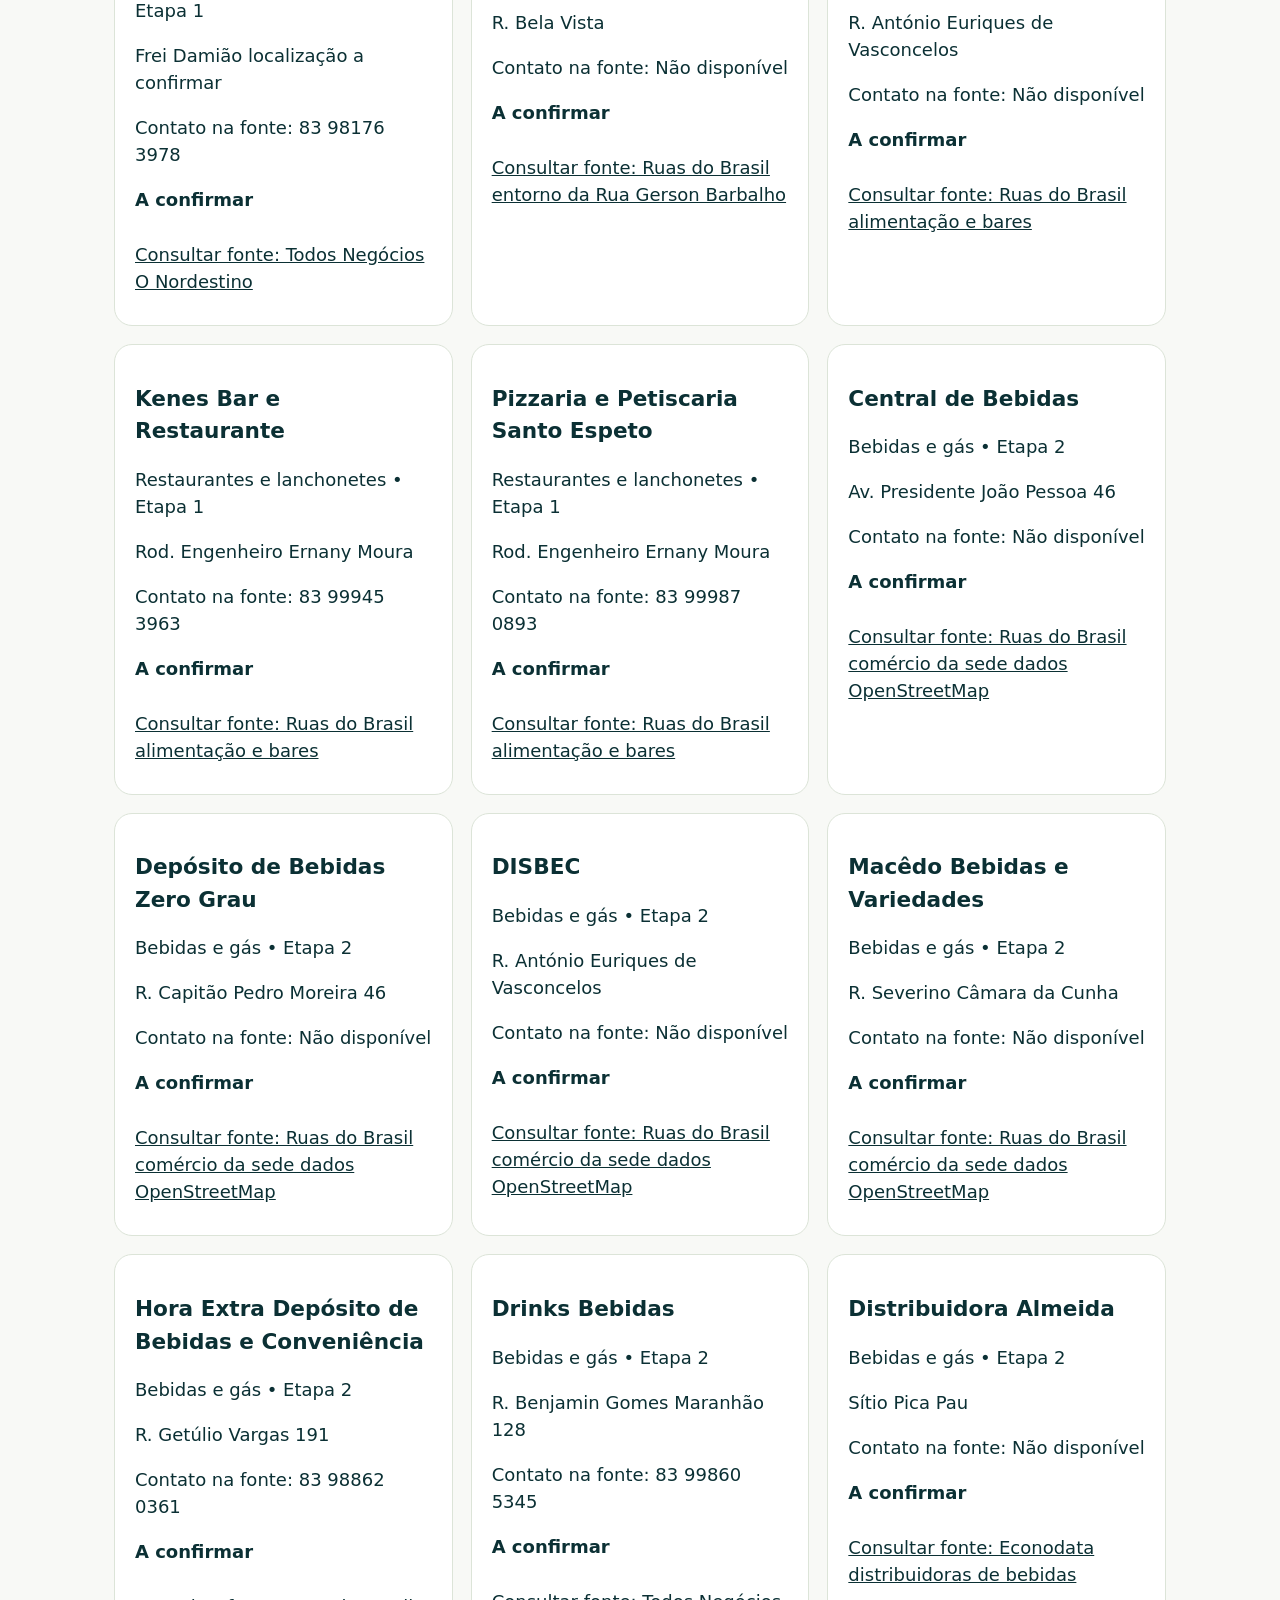
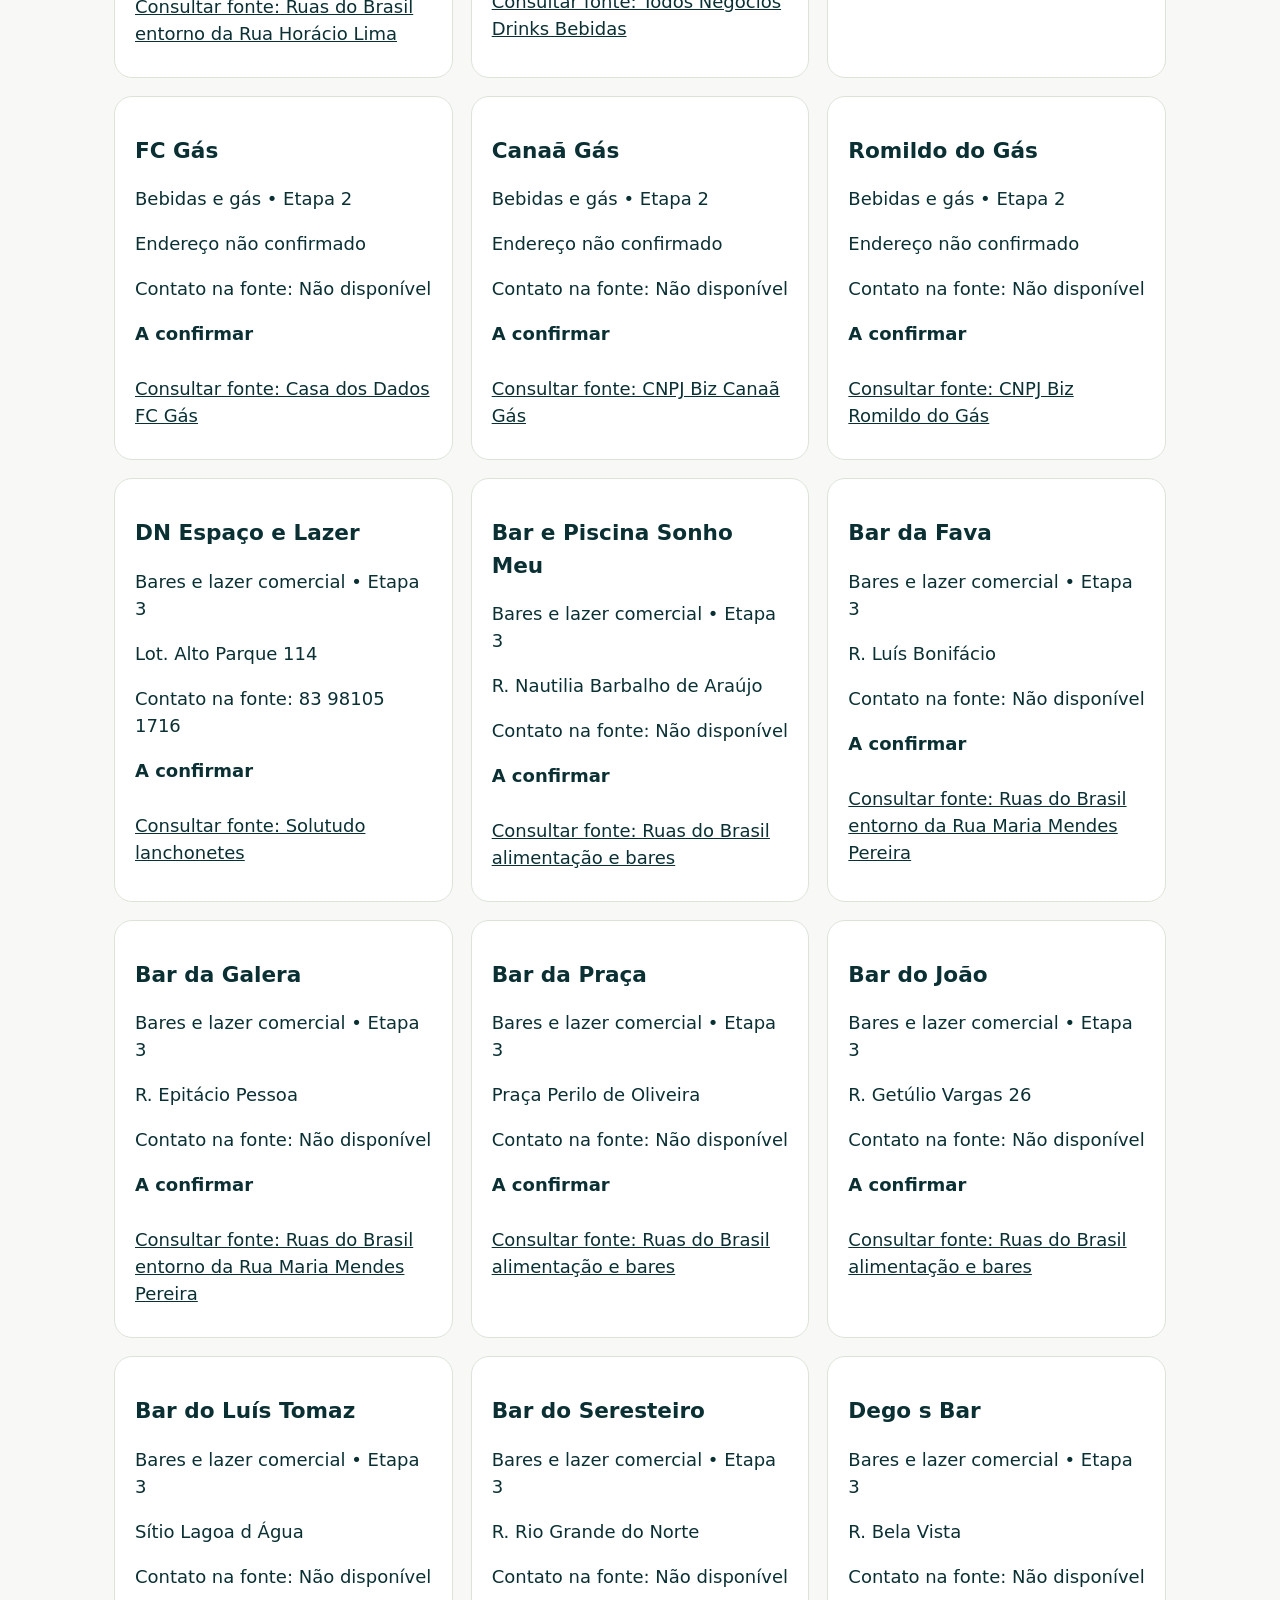
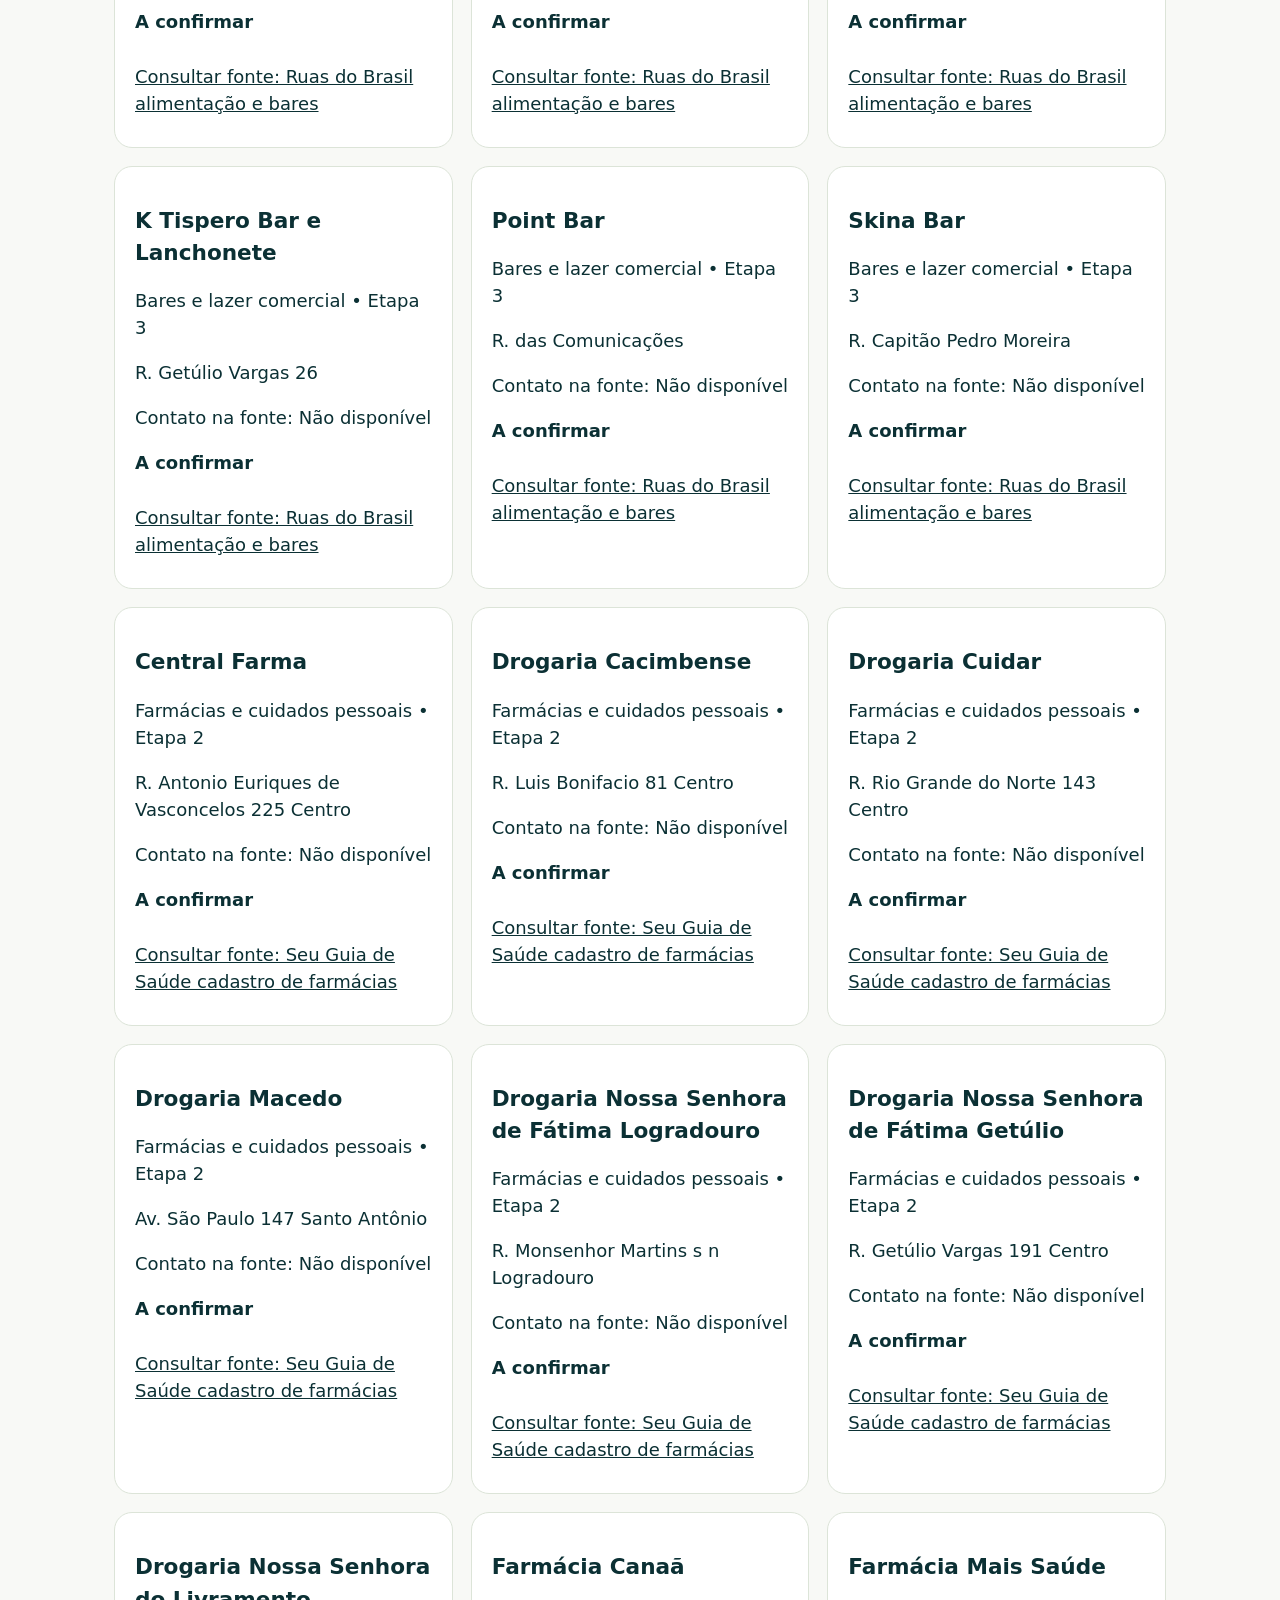
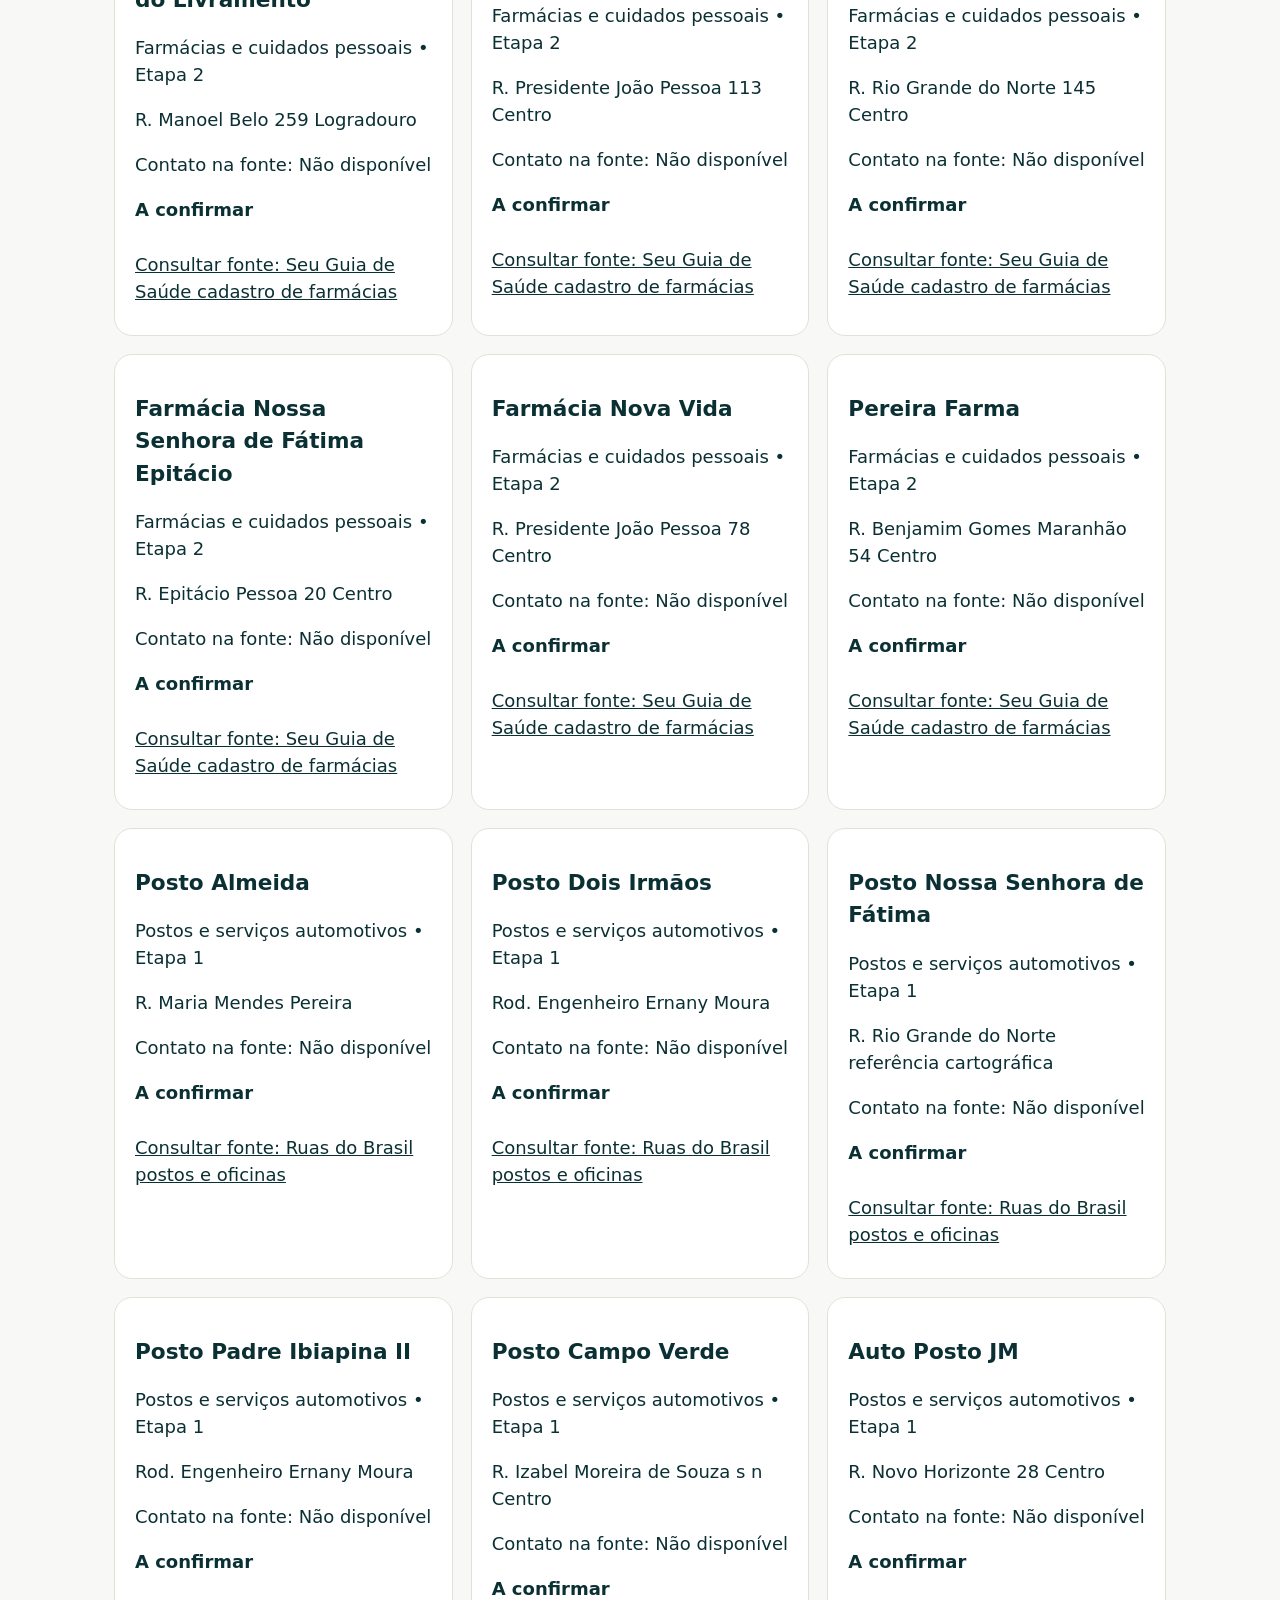
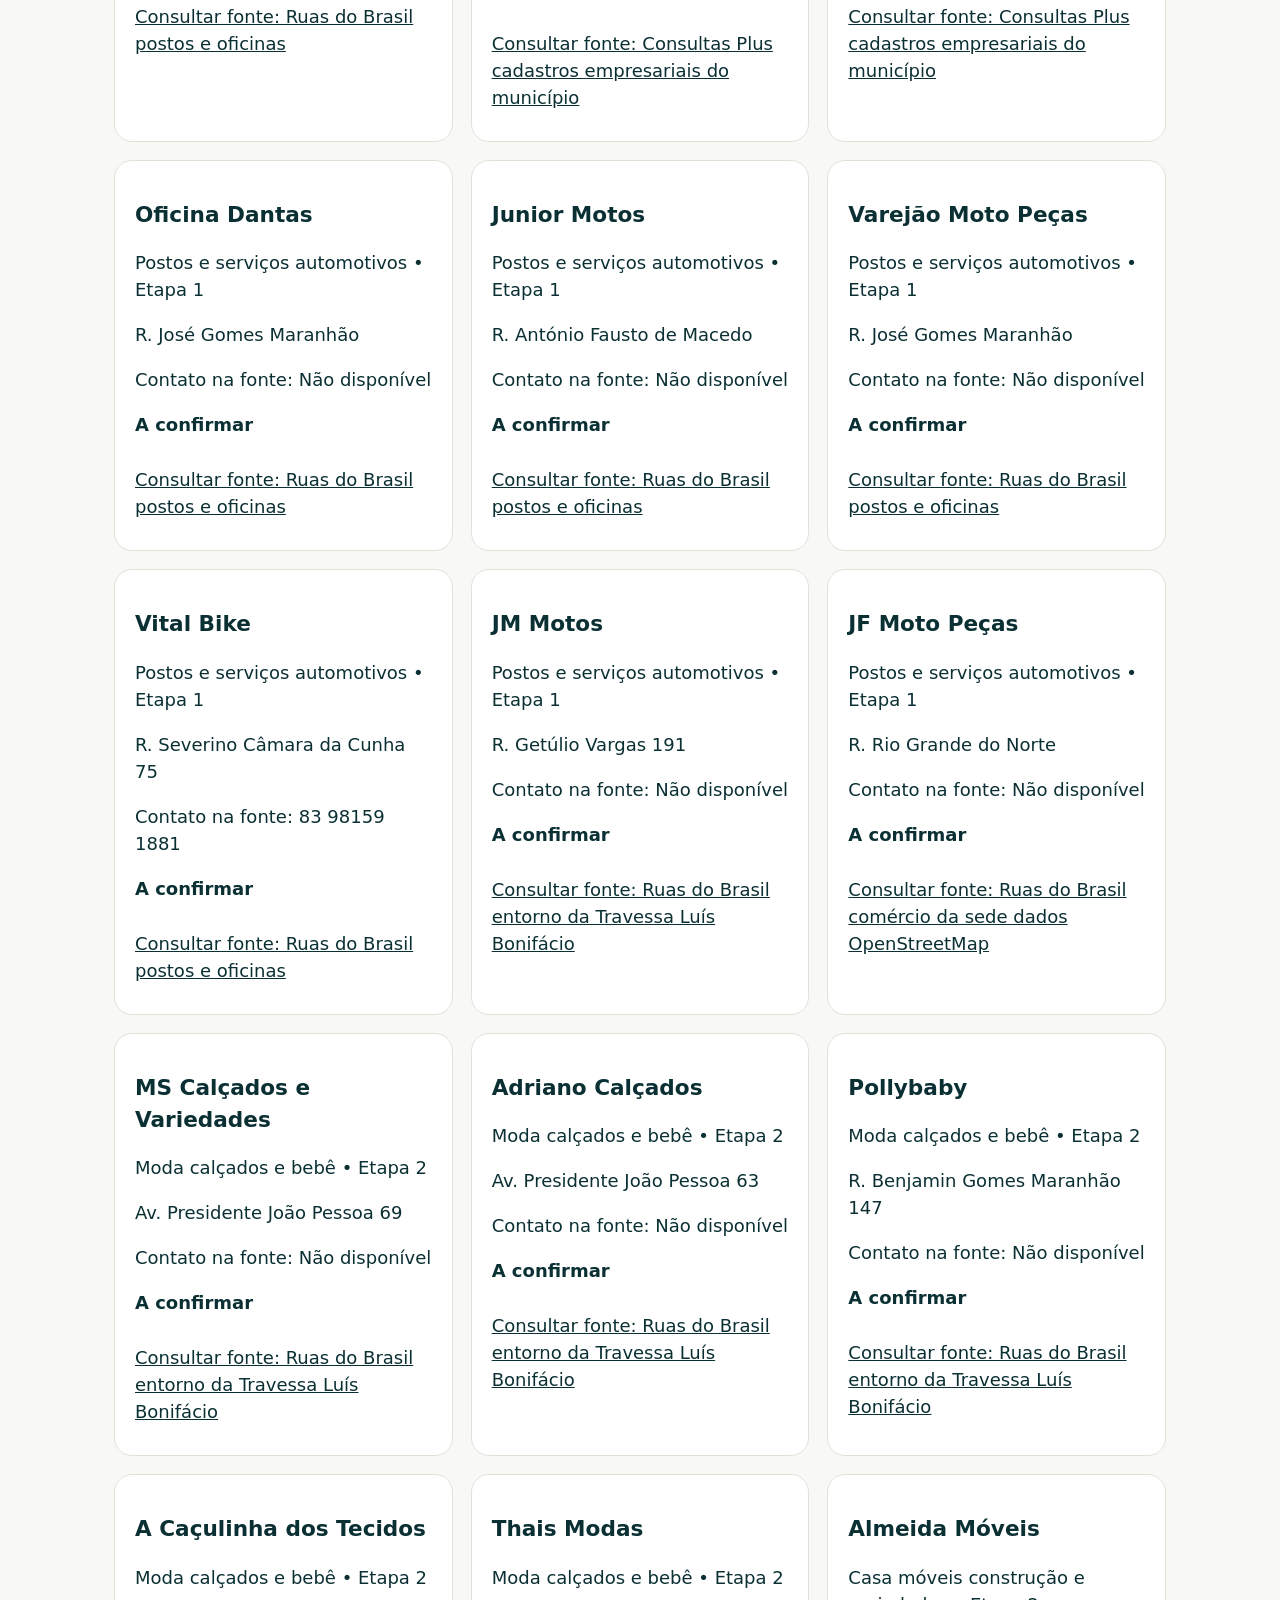
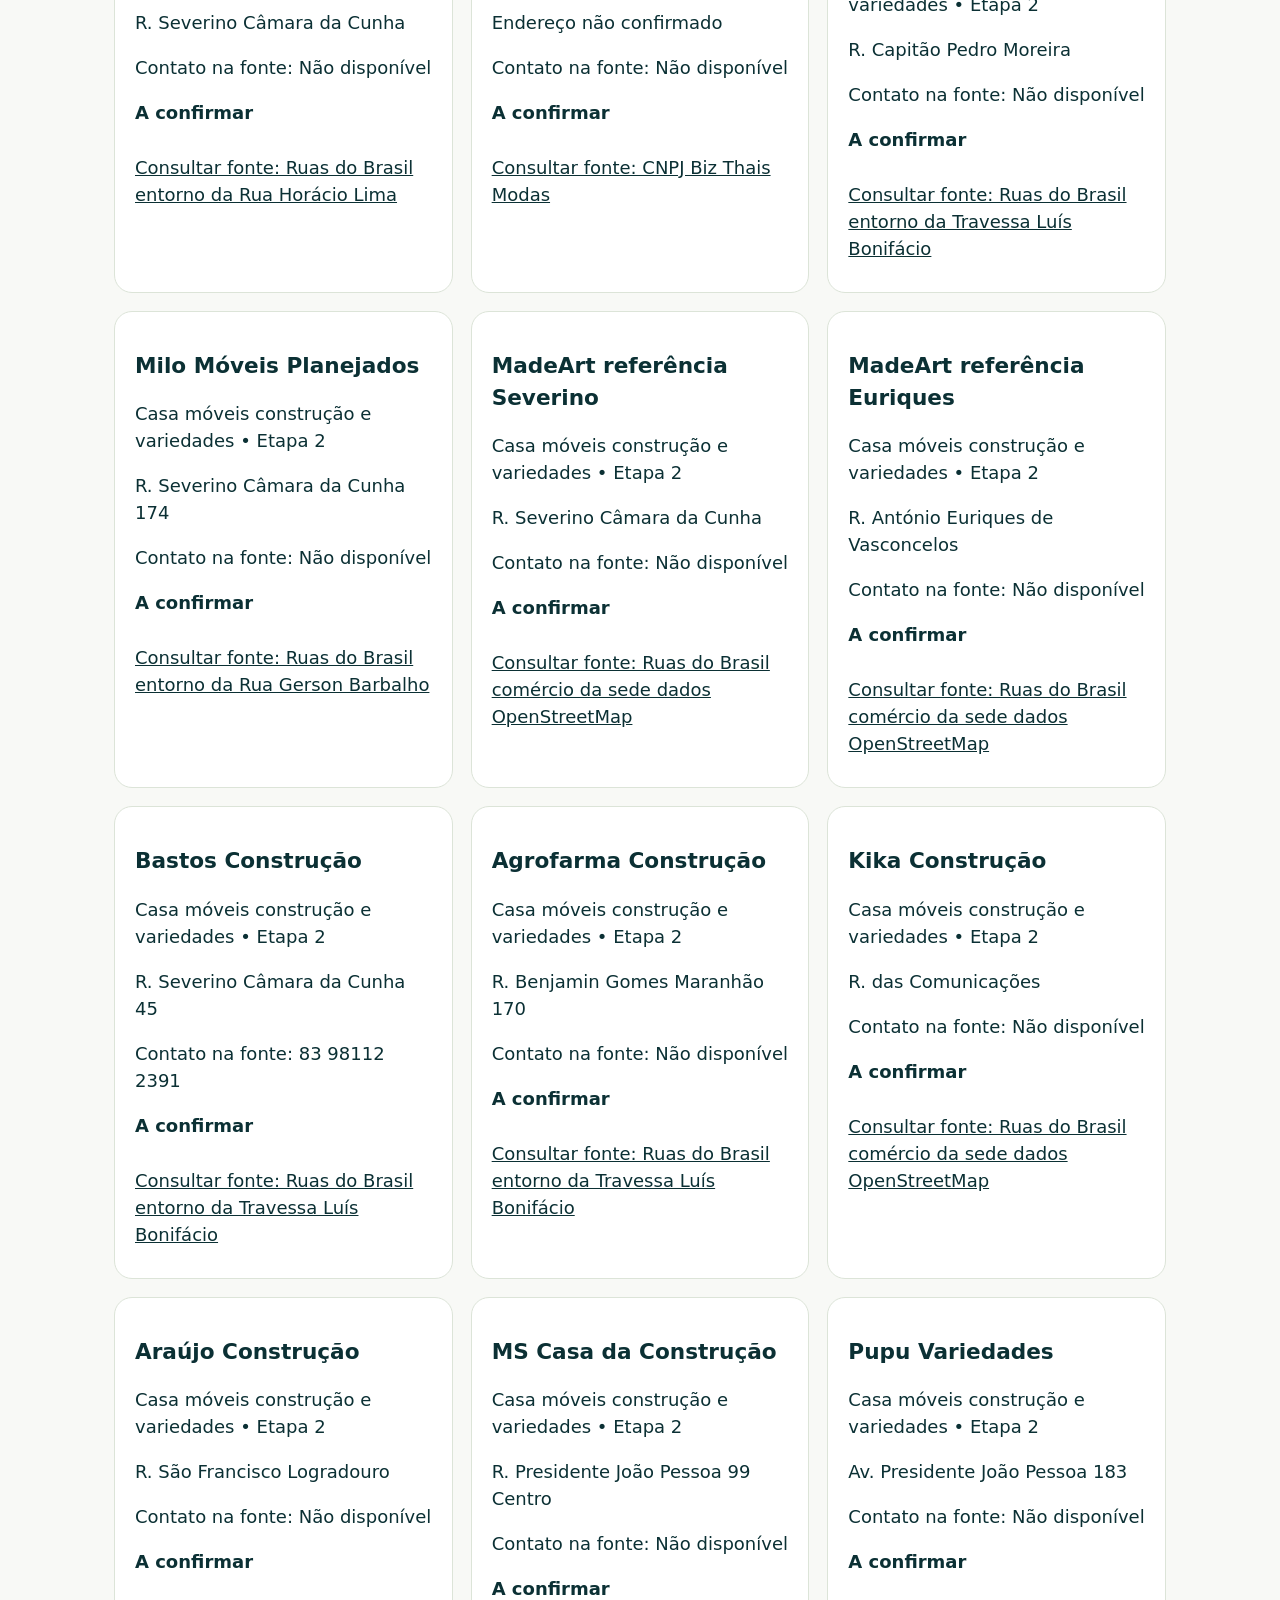
<file: locais.html>
<!doctype html><html lang="pt-BR"><meta charset="utf-8"><meta name="viewport" content="width=device-width,initial-scale=1"><title>Comércios locais • PERTOO</title><style>*{box-sizing:border-box}body{margin:0;background:#f5f6f0;color:#20372e;font:18px/1.5 system-ui}main{max-width:1100px;margin:auto;padding:24px}header{background:#164e40;color:white;padding:24px}header a{color:white}input,select,button{font:inherit;padding:12px;min-height:48px;border-radius:12px;border:1px solid #aab9ae}input,select{width:100%}label{display:block;margin:14px 0}button{cursor:pointer}a{color:#164e40;display:inline-block;min-height:48px;padding:10px 0}:focus-visible{outline:3px solid #9ab43f;outline-offset:3px}.filters,.grid{display:grid;grid-template-columns:repeat(3,minmax(0,1fr));gap:18px}article{background:white;border:1px solid #dce4d8;border-radius:18px;padding:20px;overflow-wrap:anywhere}h2{font-size:1.2em}body.large{font-size:22px}.note{background:#e9efdf;border-radius:14px;padding:18px}@media(max-width:760px){.filters,.grid{grid-template-columns:1fr}}</style><meta name="theme-color" content="#0B3034"><link rel="icon" href="branding/pertoo/icones/favicon.ico" sizes="any"><link rel="icon" href="branding/pertoo/simbolo/simbolo-pertoo.svg" type="image/svg+xml"><link rel="apple-touch-icon" href="branding/pertoo/icones/icon-180.png"><link rel="stylesheet" href="pertoo.css"><body><header><div class="pertoo-brand"><img src="branding/pertoo/logo/pertoo-branco.svg" alt="PERTOO"><p class="slogan">Tudo que você precisa,<br><strong>perto de você.</strong></p></div><h1>Comércios de Cacimba de Dentro</h1><a href="index.html">← Voltar às compras de demonstração</a> <button id="font" aria-label="Aumentar tamanho do texto">A+</button></header><main><p class="note">Levantamento preliminar de fontes públicas. Endereço, contato e funcionamento precisam de confirmação. Os estabelecimentos listados ainda não são parceiros do PERTOO. Não há compras ou pedidos neste diretório.</p><div class="filters"><label>Buscar nome ou endereço<input id="search" type="search" placeholder="Digite um nome ou rua"></label><label>Tipo de comércio<select id="niche"><option value="">Todos os nichos</option></select></label><label>Etapa proposta<select id="stage"><option value="">Todas as etapas</option><option value="1">1 • Piloto</option><option value="2">2 • Depois do piloto</option><option value="3">3 • Expansão</option></select></label></div><p>As etapas indicam prioridade de avaliação, sem adesão confirmada.</p><p id="count" role="status" aria-live="polite"></p><div class="grid" id="results"></div></main><script src="comercios-locais.js"></script><script>
const $=id=>document.getElementById(id), esc=s=>String(s).replace(/[&<>"']/g,c=>({'&':'&amp;','<':'&lt;','>':'&gt;','"':'&quot;',"'":'&#39;'}[c])),norm=s=>s.normalize('NFD').replace(/[\u0300-\u036f]/g,'').toLowerCase();
function selecionar(q,niche,stage){return ComerciosLocais.filter(x=>(!q||norm(x.name+' '+x.address).includes(norm(q)))&&(!niche||x.niche===niche)&&(!stage||x.stage===Number(stage)))}
function render(){const records=selecionar($('search').value.trim(),$('niche').value,$('stage').value);$('count').textContent=records.length+' de '+ComerciosLocais.length+' registros';$('results').innerHTML=records.map(x=>`<article><h2>${esc(x.name)}</h2><p>${esc(x.niche)} • Etapa ${x.stage}</p><p>${esc(x.address||'Endereço a confirmar')}</p><p>Contato na fonte: ${esc(x.phone||'Não disponível')}</p><p><strong>${esc(x.status)}</strong></p><a href="${esc(x.sourceUrl)}" target="_blank" rel="noopener noreferrer">Consultar fonte: ${esc(x.sourceTitle)}</a></article>`).join('')||'<p>Nenhum comércio encontrado. Tente outro nome.</p>'}
$('niche').innerHTML+=[...new Set(ComerciosLocais.map(x=>x.niche))].sort((a,b)=>a.localeCompare(b,'pt-BR')).map(n=>`<option value="${esc(n)}">${esc(n)}</option>`).join('');['search','niche','stage'].forEach(id=>$(id).addEventListener('input',render));$('font').onclick=()=>{const large=document.body.classList.toggle('large');$('font').textContent=large?'A−':'A+';$('font').setAttribute('aria-label',large?'Diminuir tamanho do texto':'Aumentar tamanho do texto')};render();</script></body></html>
</file>
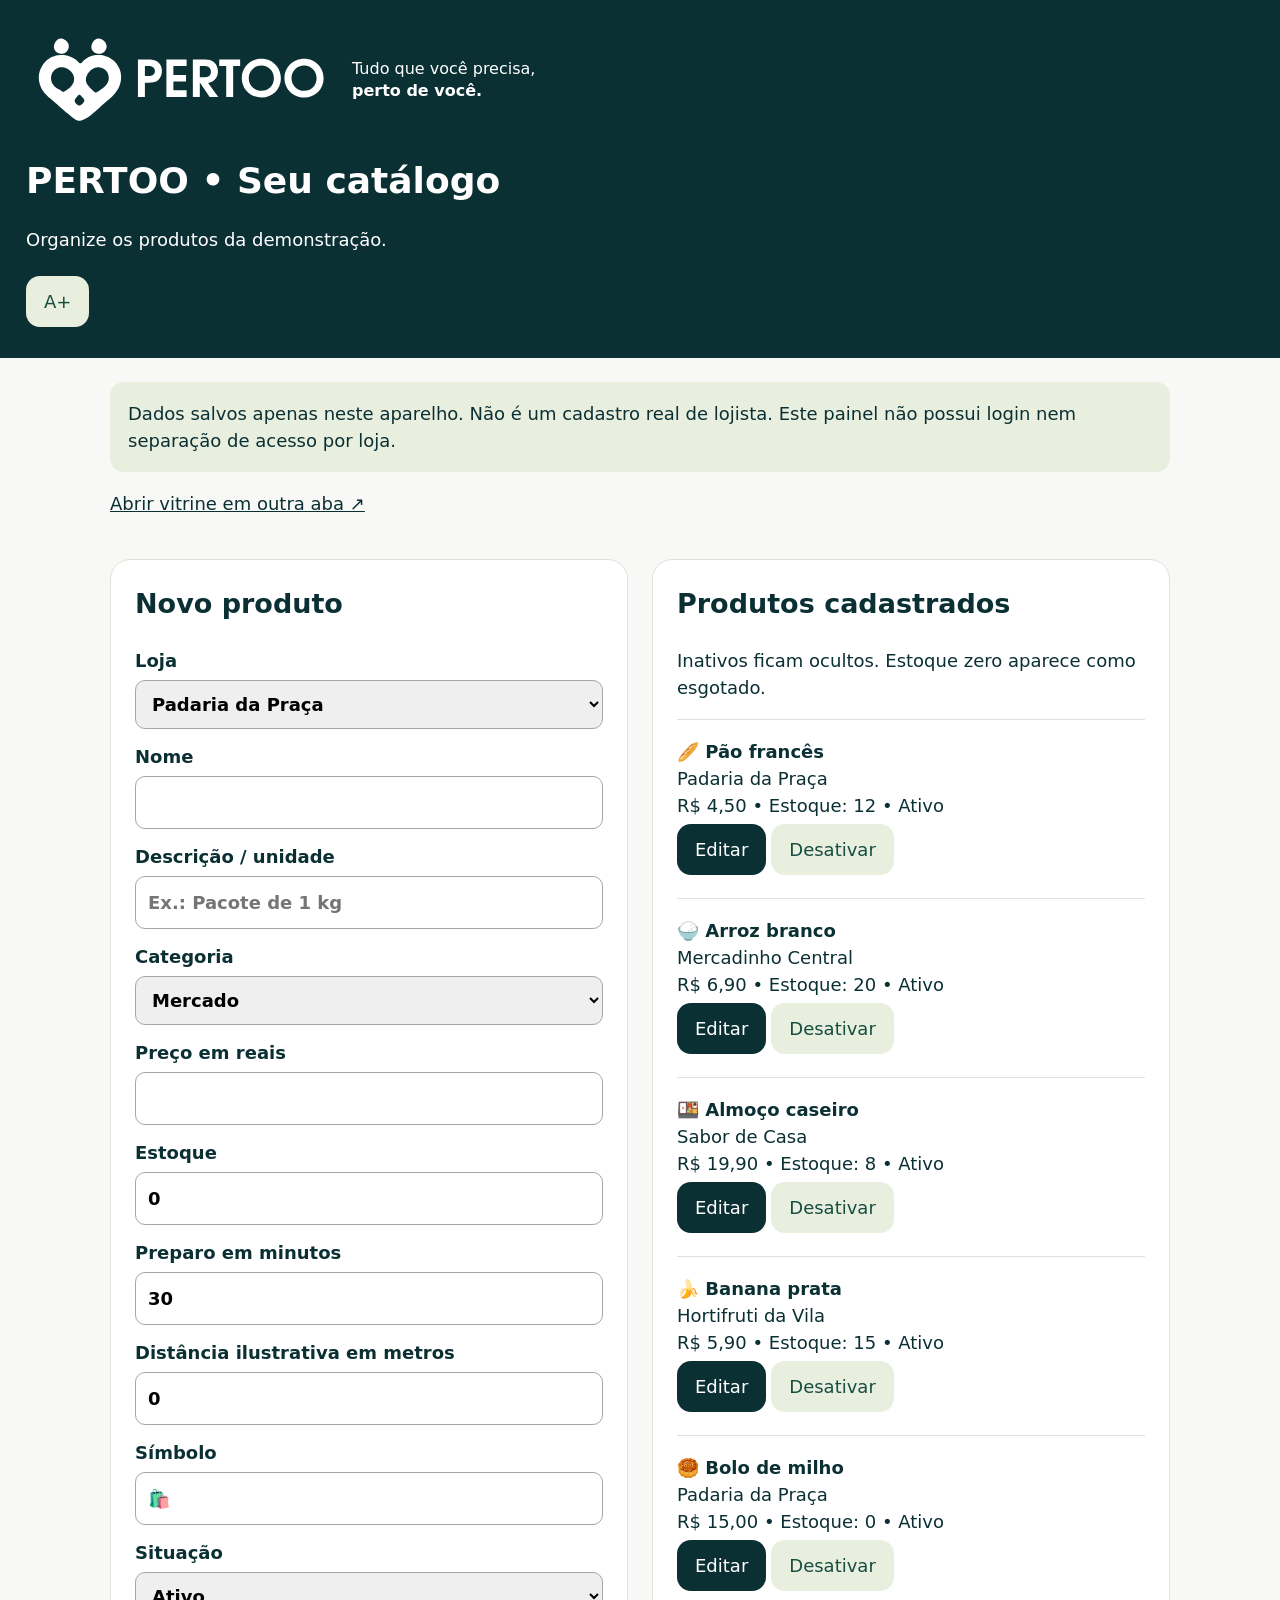
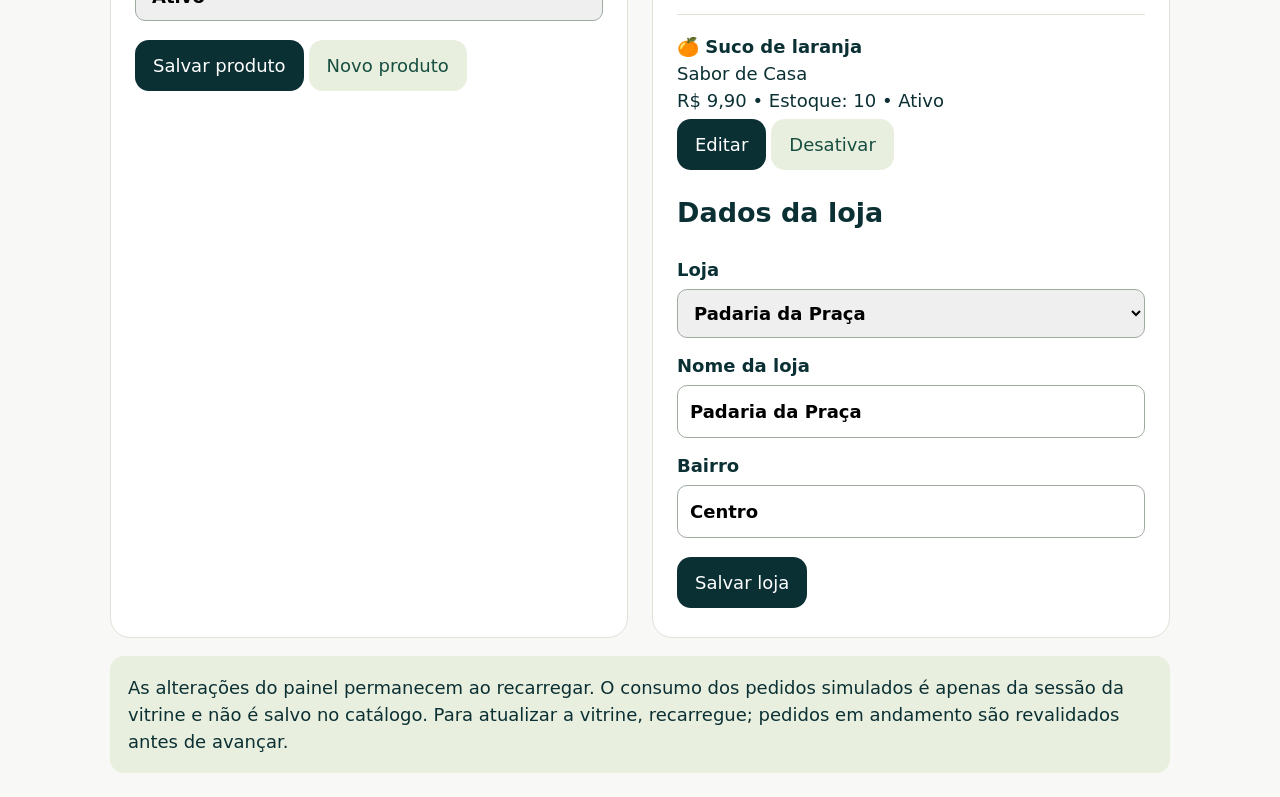
<file: painel.html>
<!doctype html><html lang="pt-BR"><head><meta charset="utf-8"><meta name="viewport" content="width=device-width,initial-scale=1"><title>PERTOO • Painel de demonstração</title><style>
*{box-sizing:border-box}body{margin:0;background:#f5f6f0;color:#20372e;font:18px/1.5 system-ui}header{background:#164e40;color:white;padding:26px}main{max-width:1100px;margin:24px auto;padding:0 20px}.grid{display:grid;grid-template-columns:1fr 1fr;gap:24px}section{background:white;border:1px solid #dce4d8;border-radius:20px;padding:24px}h1{margin:0}h2{margin-top:0}label{display:block;margin:14px 0;font-weight:600}input,select,textarea,button{font:inherit}input,select,textarea{display:block;width:100%;padding:12px;border:1px solid #9fab9e;border-radius:10px;margin-top:6px}button,a{min-height:48px}button{padding:12px 18px;border:0;border-radius:12px;background:#164e40;color:white;cursor:pointer;margin:5px 5px 5px 0}a{color:#164e40}.note{padding:18px;border-radius:14px;background:#e9efdf}.row{border-top:1px solid #dce4d8;padding:18px 0}.secondary{background:#e9efdf;color:#164e40}:focus-visible{outline:3px solid #8ba63a;outline-offset:3px}#status{padding:12px;font-weight:650}body.large{font-size:22px}@media(max-width:760px){.grid{grid-template-columns:1fr}section{padding:18px}}
</style><meta name="theme-color" content="#0B3034"><link rel="icon" href="branding/pertoo/icones/favicon.ico" sizes="any"><link rel="icon" href="branding/pertoo/simbolo/simbolo-pertoo.svg" type="image/svg+xml"><link rel="apple-touch-icon" href="branding/pertoo/icones/icon-180.png"><link rel="stylesheet" href="pertoo.css"></head><body><header><div class="pertoo-brand"><img src="branding/pertoo/logo/pertoo-branco.svg" alt="PERTOO"><p class="slogan">Tudo que você precisa,<br><strong>perto de você.</strong></p></div><h1>PERTOO • Seu catálogo</h1><p>Organize os produtos da demonstração.</p><button id="font" class="secondary">A+</button></header><main><p class="note">Dados salvos apenas neste aparelho. Não é um cadastro real de lojista. Este painel não possui login nem separação de acesso por loja.</p><p><a href="index.html" target="_blank" rel="noopener">Abrir vitrine em outra aba ↗</a></p><div id="status" role="status"></div><div class="grid"><section><h2 id="title">Novo produto</h2><form id="form"><label>Loja<select id="store" required></select></label><label>Nome<input id="name" required maxlength="100"></label><label>Descrição / unidade<input id="unit" required maxlength="160" placeholder="Ex.: Pacote de 1 kg"></label><label>Categoria<select id="cat"><option>Mercado</option><option>Padaria</option><option>Refeições</option><option>Bebidas</option></select></label><label>Preço em reais<input id="price" required type="number" min="0.01" max="1000000" step="0.01" inputmode="decimal"></label><label>Estoque<input id="stock" required type="number" min="0" max="1000000" step="1"></label><label>Preparo em minutos<input id="prep" required type="number" min="0" max="10000" step="1"></label><label>Distância ilustrativa em metros<input id="distance" required type="number" min="0" max="1000000" step="1"></label><label>Símbolo<input id="icon" required maxlength="12" value="🛍️"></label><label>Situação<select id="active"><option value="true">Ativo</option><option value="false">Inativo</option></select></label><button type="submit">Salvar produto</button><button type="button" id="clear" class="secondary">Novo produto</button></form></section><section><h2>Produtos cadastrados</h2><p>Inativos ficam ocultos. Estoque zero aparece como esgotado.</p><div id="list"></div><h2>Dados da loja</h2><form id="shopform"><label>Loja<select id="shopselect"></select></label><label>Nome da loja<input id="shopname" required maxlength="100"></label><label>Bairro<input id="bairro" required maxlength="80"></label><button>Salvar loja</button></form></section></div><p class="note">As alterações do painel permanecem ao recarregar. O consumo dos pedidos simulados é apenas da sessão da vitrine e não é salvo no catálogo. Para atualizar a vitrine, recarregue; pedidos em andamento são revalidados antes de avançar.</p></main><script src="catalogo.js"></script><script>
const $=id=>document.getElementById(id);let data=null,editing=null;
const esc=s=>String(s).replace(/[&<>"']/g,c=>({'&':'&amp;','<':'&lt;','>':'&gt;','"':'&quot;',"'":'&#39;'}[c]));
function notice(text){$('status').textContent=text}
function load(){try{data=CatalogoDemo.ler();return true}catch(e){notice('Não foi possível ler o catálogo: '+e.message);return false}}
function save(){try{CatalogoDemo.salvar(data);notice('Salvo neste navegador. Atualize a vitrine para visualizar.');return true}catch(e){notice('Não foi possível salvar: '+e.message);return false}}
function draw(){$('list').innerHTML=data.products.map(p=>`<div class="row"><strong>${esc(p.icon)} ${esc(p.name)}</strong><br>${esc(data.stores.find(l=>l.id===p.storeId).name)}<br>R$ ${(p.priceCents/100).toFixed(2).replace('.',',')} • Estoque: ${p.stock} • ${p.active?'Ativo':'Inativo'}<br><button data-edit="${esc(p.id)}">Editar</button><button class="secondary" data-toggle="${esc(p.id)}">${p.active?'Desativar':'Ativar'}</button></div>`).join('');document.querySelectorAll('[data-edit]').forEach(b=>b.onclick=()=>edit(b.dataset.edit));document.querySelectorAll('[data-toggle]').forEach(b=>b.onclick=()=>{if(!load())return;const p=data.products.find(p=>p.id===b.dataset.toggle);if(!p){notice('Produto não encontrado. Recarregue o painel.');return}p.active=!p.active;if(save())draw()})}
function edit(id){if(!load())return;const p=data.products.find(p=>p.id===id);if(!p)return;editing=id;$('title').textContent='Editar produto';for(const k of ['name','unit','cat','stock','distance','icon'])$(k).value=p[k];$('store').value=p.storeId;$('price').value=(p.priceCents/100).toFixed(2);$('prep').value=p.prepMin;$('active').value=String(p.active);$('form').scrollIntoView({behavior:'smooth'});$('name').focus()}
function reset(){editing=null;$('form').reset();$('title').textContent='Novo produto';$('stock').value=0;$('prep').value=30;$('distance').value=0}
$('form').onsubmit=e=>{e.preventDefault();if(!load())return;const priceCents=Math.round(Number($('price').value)*100),stock=Number($('stock').value),prepMin=Number($('prep').value),distance=Number($('distance').value);if(!Number.isSafeInteger(priceCents)||priceCents<=0||!Number.isSafeInteger(stock)||stock<0||!Number.isSafeInteger(prepMin)||prepMin<0||!Number.isFinite(distance)||distance<0||!$('name').value.trim()){notice('Confira nome, preço, estoque e preparo.');return}const product={id:editing||'produto-'+crypto.randomUUID(),storeId:$('store').value,name:$('name').value.trim(),unit:$('unit').value.trim(),cat:$('cat').value,priceCents,stock,prepMin,distance,icon:$('icon').value.trim()||'🛍️',active:$('active').value==='true'};const pos=data.products.findIndex(p=>p.id===editing);if(editing&&pos<0){notice('Produto não encontrado. Recarregue.');return}if(pos>=0)data.products[pos]=product;else data.products.push(product);if(save()){draw();reset()}};
function fillShop(){const l=data.stores.find(l=>l.id===$('shopselect').value);if(l){$('shopname').value=l.name;$('bairro').value=l.bairro||''}}
$('shopform').onsubmit=e=>{e.preventDefault();if(!load())return;const l=data.stores.find(l=>l.id===$('shopselect').value);if(!l||!$('shopname').value.trim()||!$('bairro').value.trim())return;l.name=$('shopname').value.trim();l.bairro=$('bairro').value.trim();if(save()){options();draw()}};
function options(){const a=$('store').value,b=$('shopselect').value;const html=data.stores.map(l=>`<option value="${esc(l.id)}">${esc(l.name)}</option>`).join('');$('store').innerHTML=html;$('shopselect').innerHTML=html;if(a)$('store').value=a;if(b)$('shopselect').value=b;fillShop()}
$('shopselect').onchange=fillShop;$('clear').onclick=reset;$('font').onclick=()=>document.body.classList.toggle('large');if(load()){options();draw();reset()}else{$('form').querySelector('button').disabled=true;$('shopform').querySelector('button').disabled=true}
</script></body></html>
</file>
<file: pertoo.css>
/* PERTOO-BRANDING-V1: identidade aprovada. */
:root{--pertoo-orange:#FF6816;--pertoo-green:#169E42;--pertoo-dark:#0B3034;--pertoo-light:#F8F9F6;--green:#0B3034;--lime:#FFF0CA;--ink:#0B3034;--bg:#F8F9F6}
body{background-color:var(--pertoo-light);color:var(--pertoo-dark)}
.pertoo-brand{display:flex;align-items:center;gap:16px;flex-wrap:wrap;margin:0 0 20px;max-width:100%}.pertoo-brand img{width:clamp(180px,32vw,310px);height:auto;max-width:100%;display:block}.pertoo-brand p{margin:0;font-size:16px;line-height:1.4;color:inherit}.pertoo-brand strong{color:inherit}.pertoo-brand .slogan{display:block}
.brand img{width:230px;height:auto;max-width:100%;display:block}.brand{letter-spacing:normal;max-width:45%}
header{background-color:var(--pertoo-dark);color:white}header .location,header .location strong{color:white}header a{color:white!important}
.hero{background-color:var(--pertoo-dark)}.hero-art{transform:none;background:transparent}.hero-art img{width:130px;height:auto;max-width:100%}
button{border-radius:14px}button:not(.secondary):not([disabled]){background-color:var(--pertoo-dark);color:white}.categories button:not(.active){background:white;color:var(--pertoo-dark)}
a{color:var(--pertoo-dark)}:focus-visible{outline:3px solid var(--pertoo-orange)!important;outline-offset:3px}
.pertoo-report{border-left:4px solid var(--pertoo-orange);padding-left:14px}.pertoo-commercial-card{border-radius:20px;padding:24px;background:white;margin:20px 0}
@media(max-width:600px){.brand{max-width:100%;width:100%}.brand img{width:190px}.top{flex-wrap:wrap;gap:12px;padding:16px!important}.pertoo-brand{gap:8px}.pertoo-brand p{font-size:16px}.hero-art{display:none}.pertoo-brand img{width:240px}}
@media print{.pertoo-brand img{width:220px}.pertoo-brand{break-inside:avoid}}
</file>
